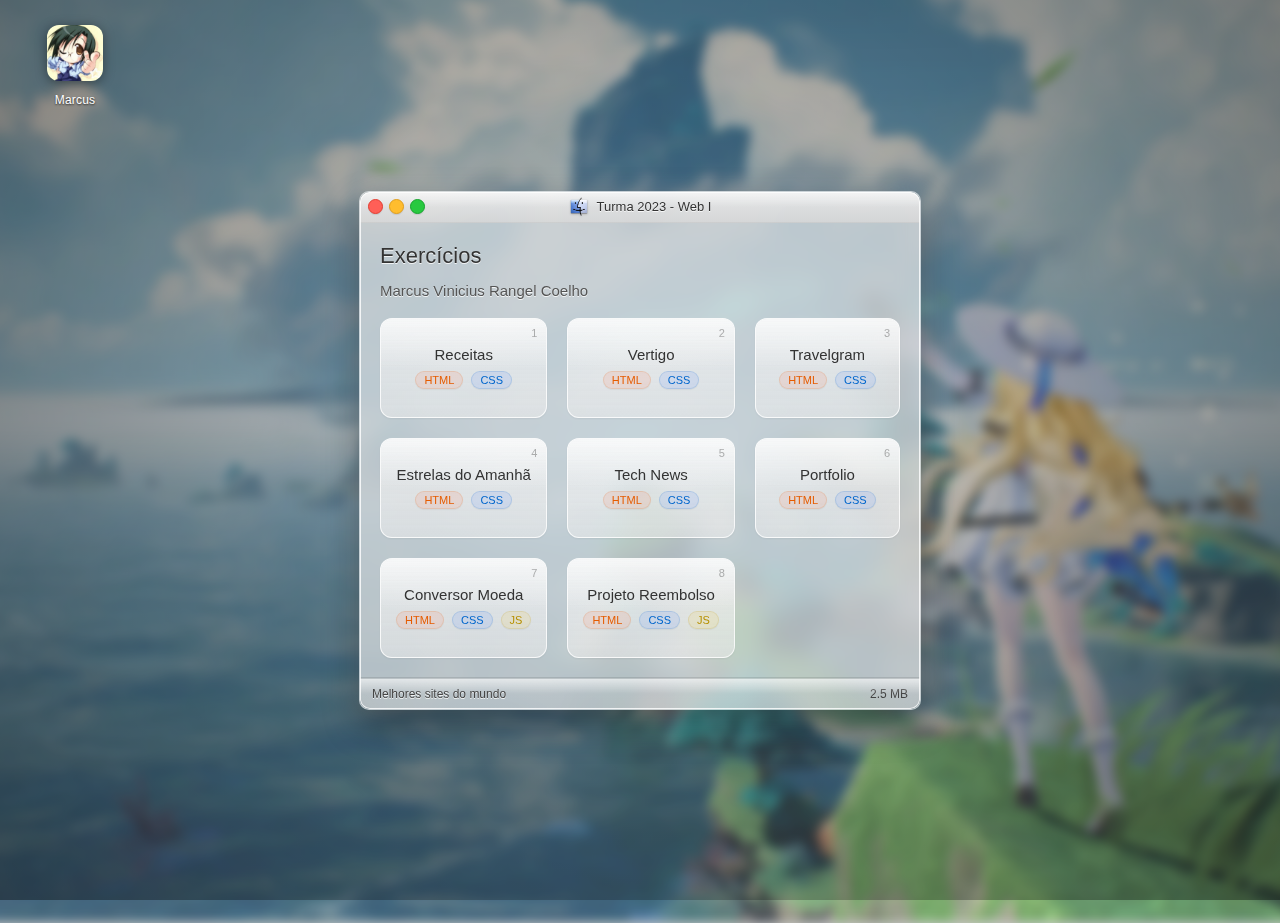
<file: index.html>
<!DOCTYPE html>
<html lang="en">
    <head>
        <meta charset="UTF-8" />
        <meta name="viewport" content="width=device-width, initial-scale=1.0" />
        <title>Web I - Marcus Coelho</title>
        <link rel="stylesheet" href="./assets/glass-effects.css" />
        <link rel="stylesheet" href="./assets/style.css" />
        <link rel="icon" href="./assets/img/finder.webp" type="image/x-icon" />
    </head>

    <body>
        <!-- Ícone do Finder -->
        <a
            href="https://coelhomarcus.com"
            target="_blank"
            class="finder-icon"
            id="profile-icon"
        >
            <img
                src="./assets/img/profile.jpg"
                alt="Profile"
                style="object-fit: cover"
            />
            <span>Marcus</span>
        </a>

        <!-- Janela principal -->
        <div class="macos-window">
            <div class="macos-titlebar">
                <div class="macos-title">
                    <img src="./assets/img/finder.webp" alt="Finder Icon" />
                    Turma 2023 - Web I
                </div>
                <div class="macos-controls">
                    <div class="macos-button macos-close"></div>
                    <div class="macos-button macos-minimize"></div>
                    <div class="macos-button macos-expand"></div>
                </div>
            </div>
            <div class="macos-content">
                <h1>Exercícios</h1>
                <h2>Marcus Vinicius Rangel Coelho</h2>

                <ul>
                    <li>
                        <a
                            href="./exercices/recipe/index.html"
                            target="_blank"
                            class="macos-link"
                        >
                            <div class="project-number">1</div>
                            <div class="card-content">
                                <div class="project-name">Receitas</div>
                                <div class="tech-badges">
                                    <span class="tech-badge html-badge"
                                        >HTML</span
                                    >
                                    <span class="tech-badge css-badge"
                                        >CSS</span
                                    >
                                </div>
                            </div>
                        </a>
                    </li>
                    <li>
                        <a
                            href="./exercices/vertigo/index.html"
                            target="_blank"
                            class="macos-link"
                        >
                            <div class="project-number">2</div>
                            <div class="card-content">
                                <div class="project-name">Vertigo</div>
                                <div class="tech-badges">
                                    <span class="tech-badge html-badge"
                                        >HTML</span
                                    >
                                    <span class="tech-badge css-badge"
                                        >CSS</span
                                    >
                                </div>
                            </div>
                        </a>
                    </li>
                    <li>
                        <a
                            href="./exercices/travelgram/index.html"
                            target="_blank"
                            class="macos-link"
                        >
                            <div class="project-number">3</div>
                            <div class="card-content">
                                <div class="project-name">Travelgram</div>
                                <div class="tech-badges">
                                    <span class="tech-badge html-badge"
                                        >HTML</span
                                    >
                                    <span class="tech-badge css-badge"
                                        >CSS</span
                                    >
                                </div>
                            </div>
                        </a>
                    </li>
                    <li>
                        <a
                            href="./exercices/form-matricula/index.html"
                            target="_blank"
                            class="macos-link"
                        >
                            <div class="project-number">4</div>
                            <div class="card-content">
                                <div class="project-name">
                                    Estrelas do Amanhã
                                </div>
                                <div class="tech-badges">
                                    <span class="tech-badge html-badge"
                                        >HTML</span
                                    >
                                    <span class="tech-badge css-badge"
                                        >CSS</span
                                    >
                                </div>
                            </div>
                        </a>
                    </li>
                    <li>
                        <a
                            href="./exercices/tech-news/index.html"
                            target="_blank"
                            class="macos-link"
                        >
                            <div class="project-number">5</div>
                            <div class="card-content">
                                <div class="project-name">Tech News</div>
                                <div class="tech-badges">
                                    <span class="tech-badge html-badge"
                                        >HTML</span
                                    >
                                    <span class="tech-badge css-badge"
                                        >CSS</span
                                    >
                                </div>
                            </div>
                        </a>
                    </li>
                    <li>
                        <a
                            href="./exercices/portfolio/index.html"
                            target="_blank"
                            class="macos-link"
                        >
                            <div class="project-number">6</div>
                            <div class="card-content">
                                <div class="project-name">Portfolio</div>
                                <div class="tech-badges">
                                    <span class="tech-badge html-badge"
                                        >HTML</span
                                    >
                                    <span class="tech-badge css-badge"
                                        >CSS</span
                                    >
                                </div>
                            </div>
                        </a>
                    </li>
                    <li>
                        <a
                            href="./exercices/conversor-moeda/index.html"
                            target="_blank"
                            class="macos-link"
                        >
                            <div class="project-number">7</div>
                            <div class="card-content">
                                <div class="project-name">Conversor Moeda</div>
                                <div class="tech-badges">
                                    <span class="tech-badge html-badge"
                                        >HTML</span
                                    >
                                    <span class="tech-badge css-badge"
                                        >CSS</span
                                    >
                                    <span class="tech-badge js-badge">JS</span>
                                </div>
                            </div>
                        </a>
                    </li>
                    <li>
                        <a
                            href="./exercices/projeto-reembolso/index.html"
                            target="_blank"
                            class="macos-link"
                        >
                            <div class="project-number">8</div>
                            <div class="card-content">
                                <div class="project-name">
                                    Projeto Reembolso
                                </div>
                                <div class="tech-badges">
                                    <span class="tech-badge html-badge"
                                        >HTML</span
                                    >
                                    <span class="tech-badge css-badge"
                                        >CSS</span
                                    >
                                    <span class="tech-badge js-badge">JS</span>
                                </div>
                            </div>
                        </a>
                    </li>
                </ul>
            </div>

            <div class="dock-bar">
                <div class="status">Melhores sites do mundo</div>
                <div>2.5 MB</div>
            </div>
        </div>
    </body>
</html>
</file>
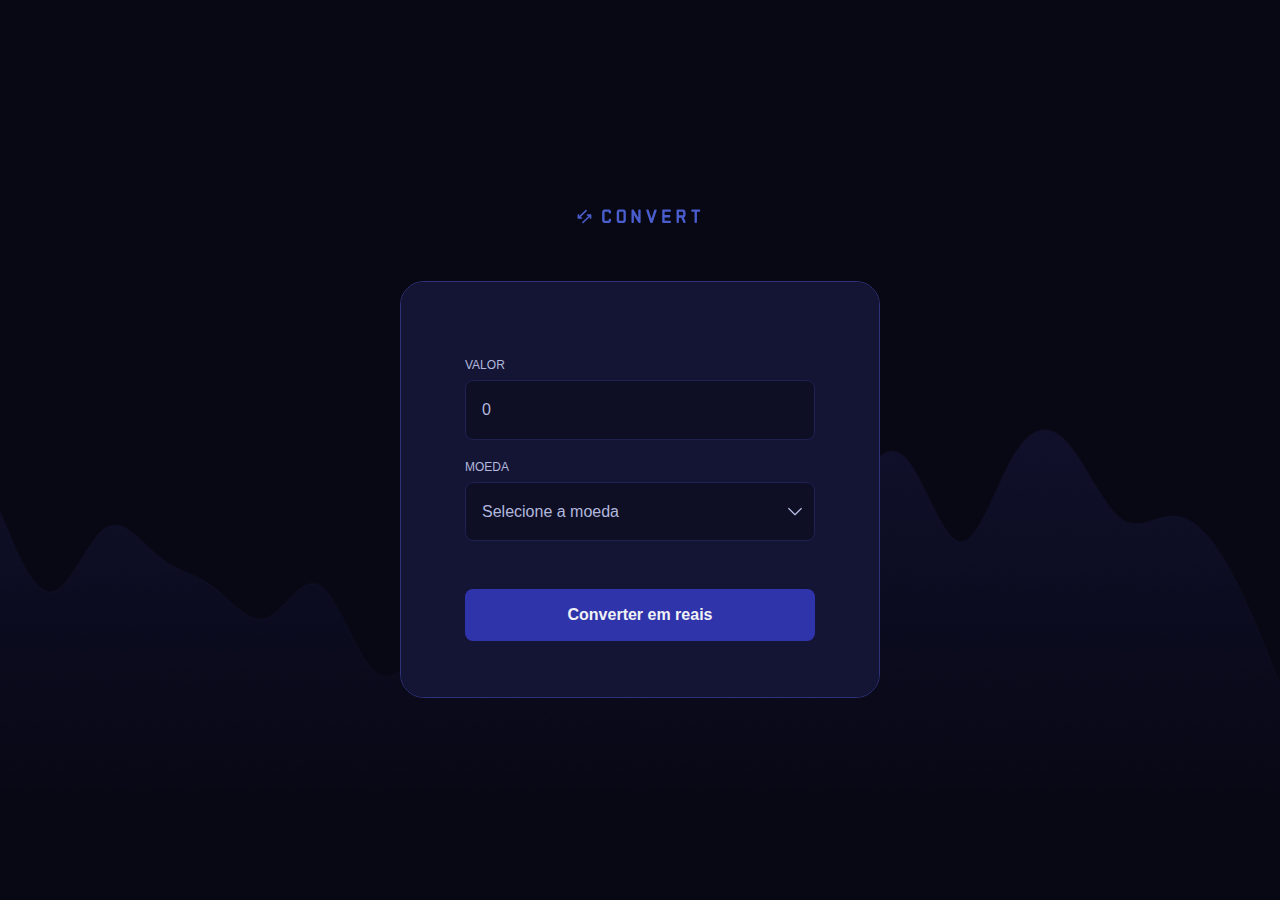
<file: conversor-moeda/index.html>
<!DOCTYPE html>
<html lang="en">

<head>
  <meta charset="UTF-8" />
  <meta name="viewport" content="width=device-width, initial-scale=1.0" />

  <link rel="preconnect" href="https://fonts.googleapis.com" />
  <link rel="preconnect" href="https://fonts.gstatic.com" crossorigin />

  <link href="https://fonts.googleapis.com/css2?family=IBM+Plex+Mono&family=Roboto:wght@400;500;700&display=swap"
    rel="stylesheet" />

  <link rel="stylesheet" href="styles.css" />

  <title>Convert</title>
</head>

<body>
  <img src="./img/logo.svg" alt="Convert logo" />

  <main>
    <form>
      <label for="amount">valor</label>
      <input type="text" name="amount" id="amount" placeholder="0" required />

      <label for="currency">moeda</label>
      <select name="currency" id="currency" required>
        <option value="" disabled selected hidden>Selecione a moeda</option>
        <option value="USD">Dólar Americano</option>
        <option value="EUR">Euro</option>
        <option value="GBP">Libra Esterlina</option>
      </select>

      <button type="submit">Converter em reais</button>
    </form>

    <footer>
      <span id="description">US$ 1 = R$ 4,86</span>
      <h1 id="result">486,00 Reais</h1>
    </footer>
  </main>

  <script src="./script.js"></script>
</body>

</html>
</file>
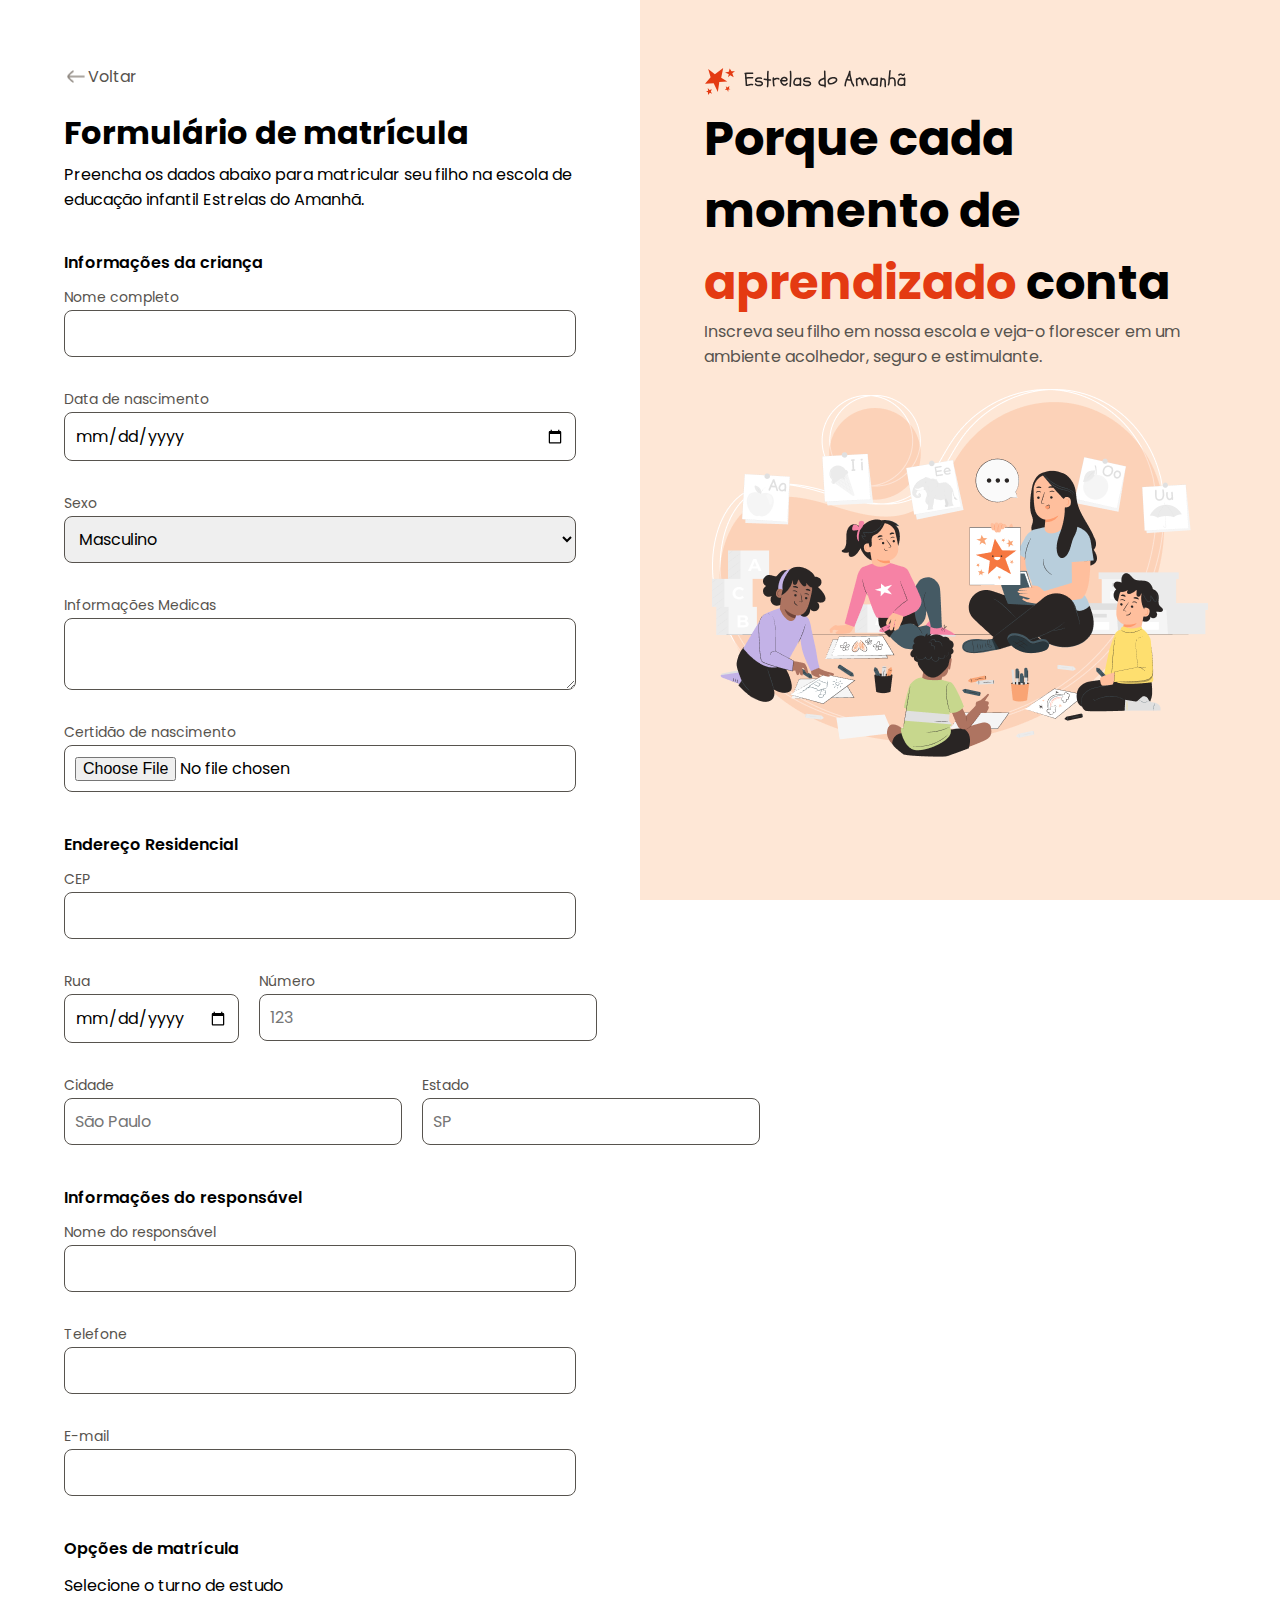
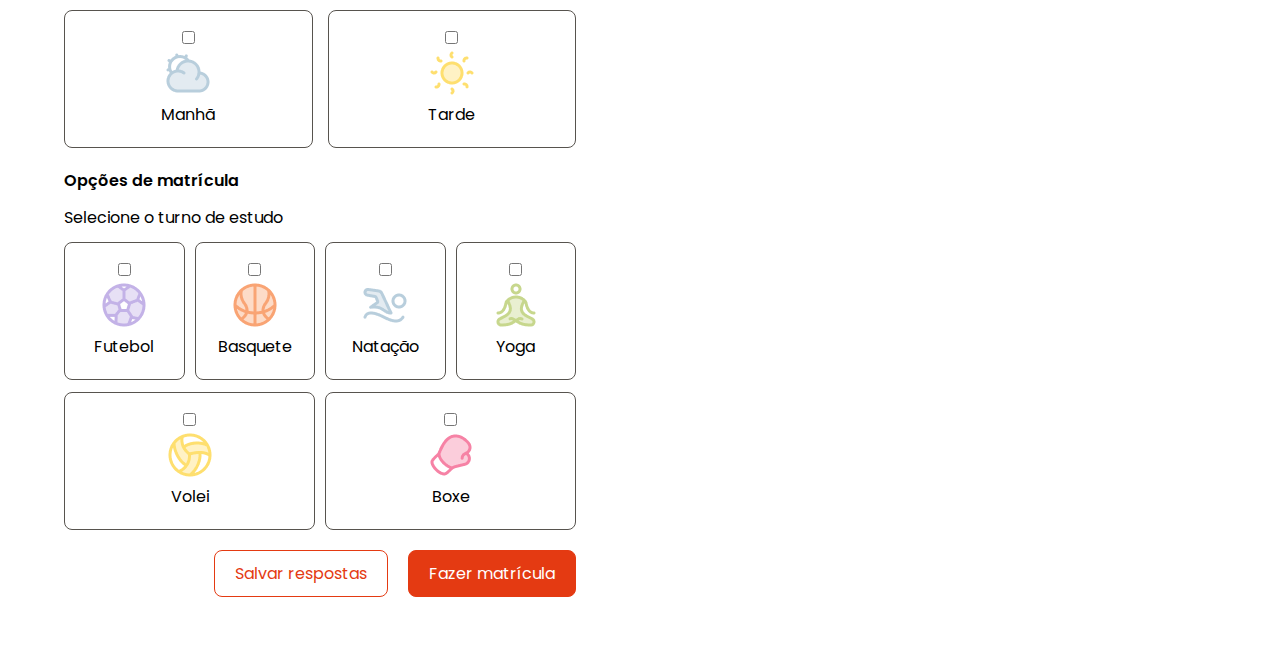
<file: form-matricula/index.html>
<!DOCTYPE html>
<html lang="en">

<head>
    <meta charset="UTF-8">
    <meta name="viewport" content="width=device-width, initial-scale=1.0">
    <title>Formulario de Matricula</title>
    <link rel="stylesheet" href="./style.css">
</head>

<body>
    <div class="container">
        <section class="left">
            <div class="back-button">
                <img src="./assets/arrow-left-02.png" alt="Voltar">
                <p>Voltar</p>
            </div>
            <div class="info">
                <h1>Formulário de matrícula</h1>
                <p>Preencha os dados abaixo para matricular seu filho na escola de educação infantil Estrelas do Amanhã.
                </p>
            </div>
            <div class="input-group">
                <h4>Informações da criança</h4>
                <div class="input-normal">
                    <label for="name">Nome completo</label>
                    <input type="text" name="name" id="name">
                </div>
                <div class="input-normal">
                    <label for="date">Data de nascimento</label>
                    <input type="date" name="date" id="date">
                </div>
                <div class="input-normal">
                    <label for="sexo">Sexo</label>
                    <select name="sexo" id="sexo">
                        <option value="mas">Masculino</option>
                        <option value="fem">Feminino</option>
                        <option value="outros">Outros</option>
                    </select>
                </div>
                <div class="input-normal">
                    <label for="infomed">Informações Medicas</label>
                    <textarea name="infomed" id="infomed"></textarea>
                </div>
                <div class="input-normal">
                    <label for="certnasc">Certidão de nascimento</label>
                    <input type="file" name="certnasc" id="certnasc">
                </div>
            </div>
            <div class="input-group">
                <h4>Endereço Residencial</h4>
                <div class="input-normal">
                    <label for="cep">CEP</label>
                    <input type="text" name="cep" id="cep">
                </div>
                <div class="input-row">
                    <div class="input-normal">
                        <label for="rua">Rua</label>
                        <input type="date" name="rua" id="rua" placeholder="Rua das Flores">
                    </div>
                    <div class="input-normal">
                        <label for="number">Número</label>
                        <input type="text" name="number" id="number" placeholder="123">
                    </div>
                </div>
                <div class="input-row">
                    <div class="input-normal">
                        <label for="cidade">Cidade</label>
                        <input type="text" name="cidade" id="cidade" placeholder="São Paulo">
                    </div>
                    <div class="input-normal">
                        <label for="estado">Estado</label>
                        <input type="text" name="estado" id="estado" placeholder="SP">
                    </div>
                </div>
            </div>
            <div class="input-group">
                <h4>Informações do responsável</h4>
                <div class="input-normal">
                    <label for="name-resp">Nome do responsável</label>
                    <input type="text" name="name-resp" id="name-resp">
                </div>
                <div class="input-normal">
                    <label for="tel-resp">Telefone</label>
                    <input type="tel" name="tel-resp" id="tel-resp">
                </div>
                <div class="input-normal">
                    <label for="email-resp">E-mail</label>
                    <input type="email" name="email-resp" id="email-resp">
                </div>
            </div>
            <div class="input-group">
                <h4>Opções de matrícula</h4>
                <p>Selecione o turno de estudo</p>
                <div class="input-checkbox-group-one">
                    <div class="input-checkbox">
                        <input type="checkbox" name="turno" id="manha">
                        <img src="./assets/sun-cloud-02.png" alt="">
                        <label for="manha">Manhã</label>
                    </div>
                    <div class="input-checkbox">
                        <input type="checkbox" name="turno" id="tarde">
                        <img src="./assets/sun-02.png" alt="">
                        <label for="tarde">Tarde</label>
                    </div>
                </div>
            </div>
            <div class="input-group">
                <h4>Opções de matrícula</h4>
                <p>Selecione o turno de estudo</p>
                <div class="input-checkbox-group-two">
                    <div class="input-checkbox-two">
                        <input type="checkbox" name="turno" id="manha">
                        <img src="./assets/football.png" alt="">
                        <label for="manha">Futebol</label>
                    </div>
                    <div class="input-checkbox-two">
                        <input type="checkbox" name="turno" id="manha">
                        <img src="./assets/basketball-02.png" alt="">
                        <label for="manha">Basquete</label>
                    </div>
                    <div class="input-checkbox-two">
                        <input type="checkbox" name="turno" id="manha">
                        <img src="./assets/swimming.png" alt="">
                        <label for="manha">Natação</label>
                    </div>
                    <div class="input-checkbox-two">
                        <input type="checkbox" name="turno" id="manha">
                        <img src="./assets/yoga-02.png" alt="">
                        <label for="manha">Yoga</label>
                    </div>
                </div>
                <div class="input-checkbox-group-two">

                    <div class="input-checkbox-two">
                        <input type="checkbox" name="turno" id="manha">
                        <img src="./assets/volleyball.png" alt="">
                        <label for="manha">Volei</label>
                    </div>
                    <div class="input-checkbox-two">
                        <input type="checkbox" name="turno" id="manha">
                        <img src="./assets/boxing-glove-01.png" alt="">
                        <label for="manha">Boxe</label>
                    </div>
                </div>

            </div>
            <div class="input-buttons">
                <button class="save-resp">Salvar respostas</button>
                <button class="confirm">Fazer matrícula</button>
            </div>
        </section>
        <section class="right">
            <img src="./assets/star.svg" alt="">
            <h1>Porque cada momento de <span style="color: #E43A12">aprendizado</span> conta</h1>
            <h2>Inscreva seu filho em nossa escola e veja-o florescer em um ambiente acolhedor, seguro e estimulante.
            </h2>
            <div class="Illustration">
                <img src="./assets/Illustration.png" alt="">
            </div>
        </section>
    </div>
</body>

</html>
</file>
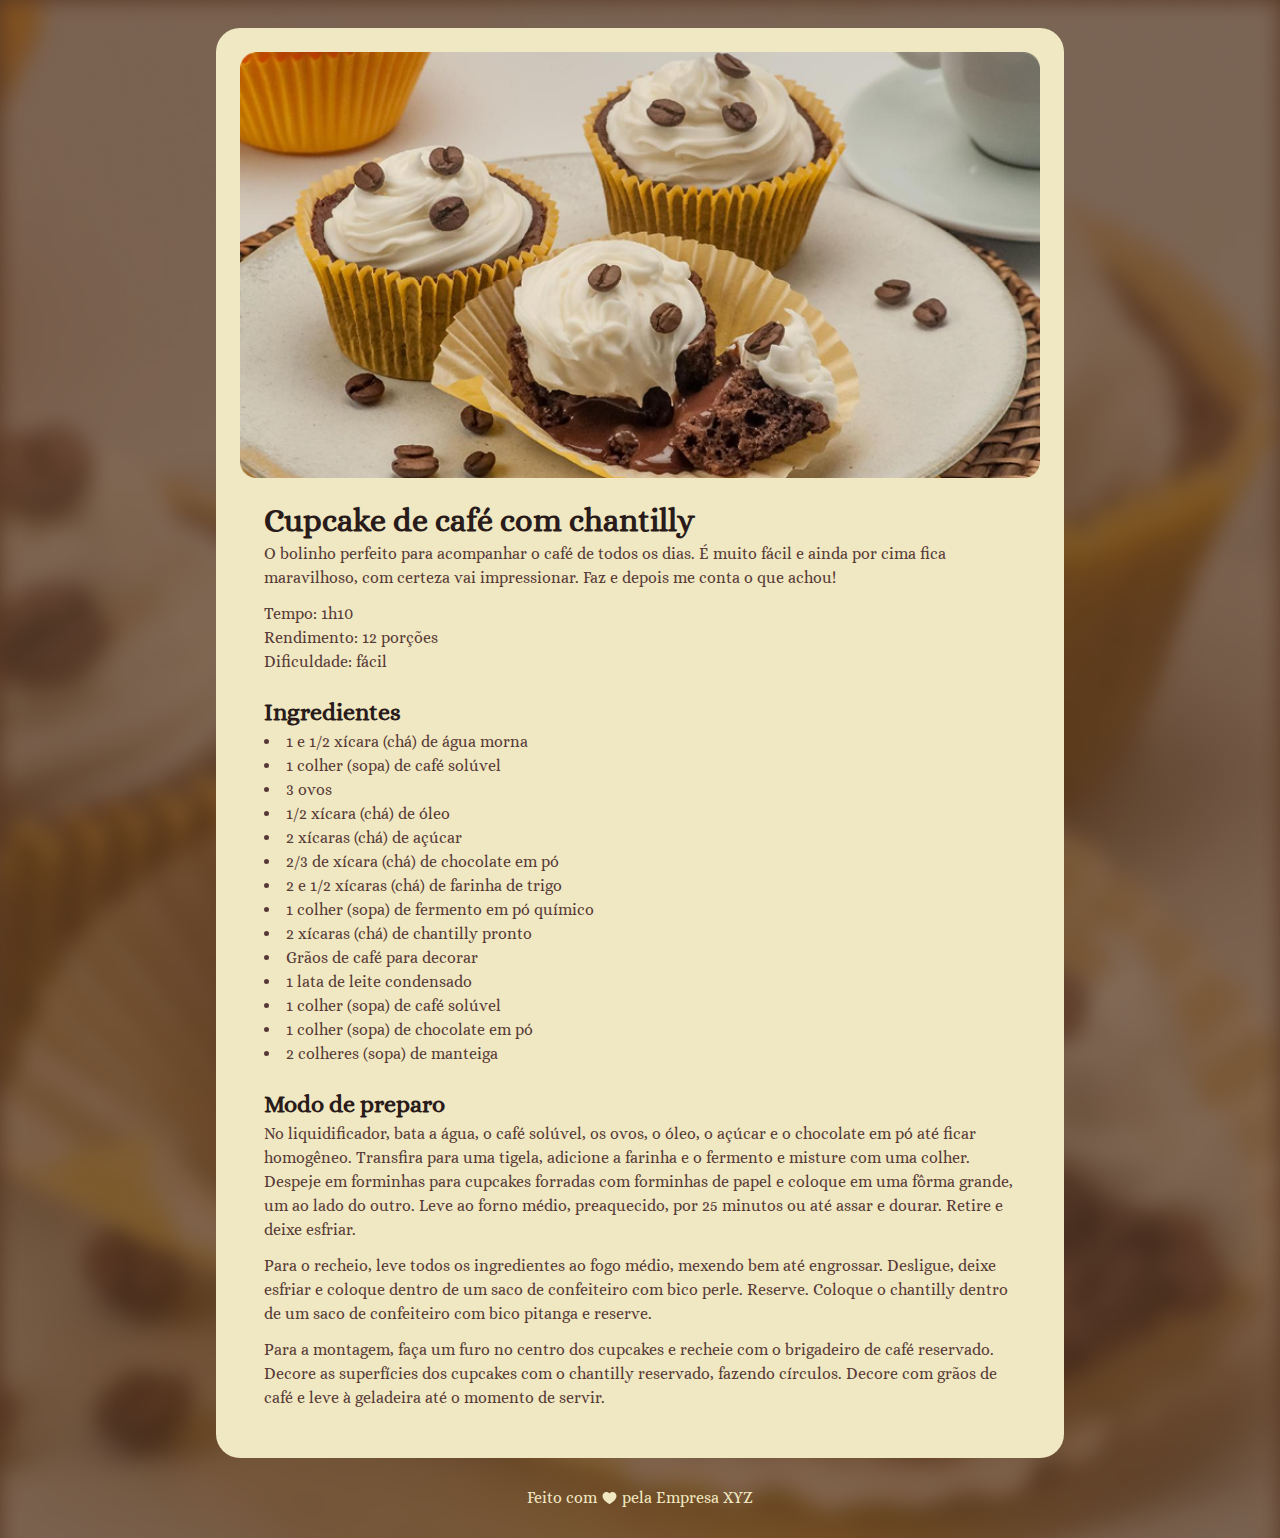
<file: recipe-page/index.html>
<!DOCTYPE html>
<html lang="en">

<head>
    <meta charset="UTF-8">
    <meta name="viewport" content="width=device-width, initial-scale=1.0">
    <title>Cupcake</title>
    <link rel="stylesheet" href="./style.css">
</head>

<body>
    <main>
        <div class="container">
            <img src="./src/main-image.png" alt="Cupcake de café com chantilly">
            <div class="sections">
                <section class="about">
                    <h1 class="text-color-primary">Cupcake de café com chantilly</h1>
                    <div class="about-desc">
                        <p class="text-color-secondary">O bolinho perfeito para acompanhar o café de todos os dias. É
                            muito
                            fácil e ainda por cima fica
                            maravilhoso, com certeza vai impressionar. Faz e depois me conta o que achou!</p>

                        <p class="text-color-secondary">
                            Tempo: 1h10<br />
                            Rendimento: 12 porções<br />
                            Dificuldade: fácil
                        </p>
                    </div>
                </section>
                <section class="ingredientes">
                    <h2 class="text-color-primary">Ingredientes</h2>
                    <ul class="text-color-secondary">
                        <li>1 e 1/2 xícara (chá) de água morna</li>
                        <li>1 colher (sopa) de café solúvel</li>
                        <li>3 ovos</li>
                        <li>1/2 xícara (chá) de óleo</li>
                        <li>2 xícaras (chá) de açúcar</li>
                        <li>2/3 de xícara (chá) de chocolate em pó</li>
                        <li>2 e 1/2 xícaras (chá) de farinha de trigo</li>
                        <li>1 colher (sopa) de fermento em pó químico</li>
                        <li>2 xícaras (chá) de chantilly pronto</li>
                        <li>Grãos de café para decorar</li>
                        <li>1 lata de leite condensado</li>
                        <li>1 colher (sopa) de café solúvel</li>
                        <li>1 colher (sopa) de chocolate em pó</li>
                        <li>2 colheres (sopa) de manteiga</li>
                    </ul>
                </section>
                <section class="preparo">
                    <h2 class="text-color-primary">Modo de preparo</h2>
                    <div class="preparo-desc">
                        <p class="text-color-secondary">No liquidificador, bata a água, o café solúvel, os ovos, o óleo,
                            o
                            açúcar e o chocolate em pó até
                            ficar
                            homogêneo. Transfira para uma tigela, adicione a farinha e o fermento e misture com uma
                            colher.
                            Despeje
                            em forminhas para cupcakes forradas com forminhas de papel e coloque em uma fôrma grande, um
                            ao
                            lado
                            do
                            outro. Leve ao forno médio, preaquecido, por 25 minutos ou até assar e dourar. Retire e
                            deixe
                            esfriar.
                        </p>
                        <p class="text-color-secondary">Para o recheio, leve todos os ingredientes ao fogo médio,
                            mexendo
                            bem até engrossar. Desligue,
                            deixe
                            esfriar e coloque dentro de um saco de confeiteiro com bico perle. Reserve. Coloque o
                            chantilly
                            dentro
                            de um saco de confeiteiro com bico pitanga e reserve. </p>
                        <p class="text-color-secondary">Para a montagem, faça um furo no centro dos cupcakes e recheie
                            com o
                            brigadeiro de café
                            reservado.
                            Decore
                            as superfícies dos cupcakes com o chantilly reservado, fazendo círculos. Decore com grãos de
                            café e
                            leve
                            à geladeira até o momento de servir.</p>
                    </div>
                </section>
            </div>
        </div>
    </main>
    <footer>
        <p>Feito com <img src="./src/ph_heart-fill.svg" alt="Coração"> pela Empresa XYZ</p>
    </footer>
</body>

</html>
</file>
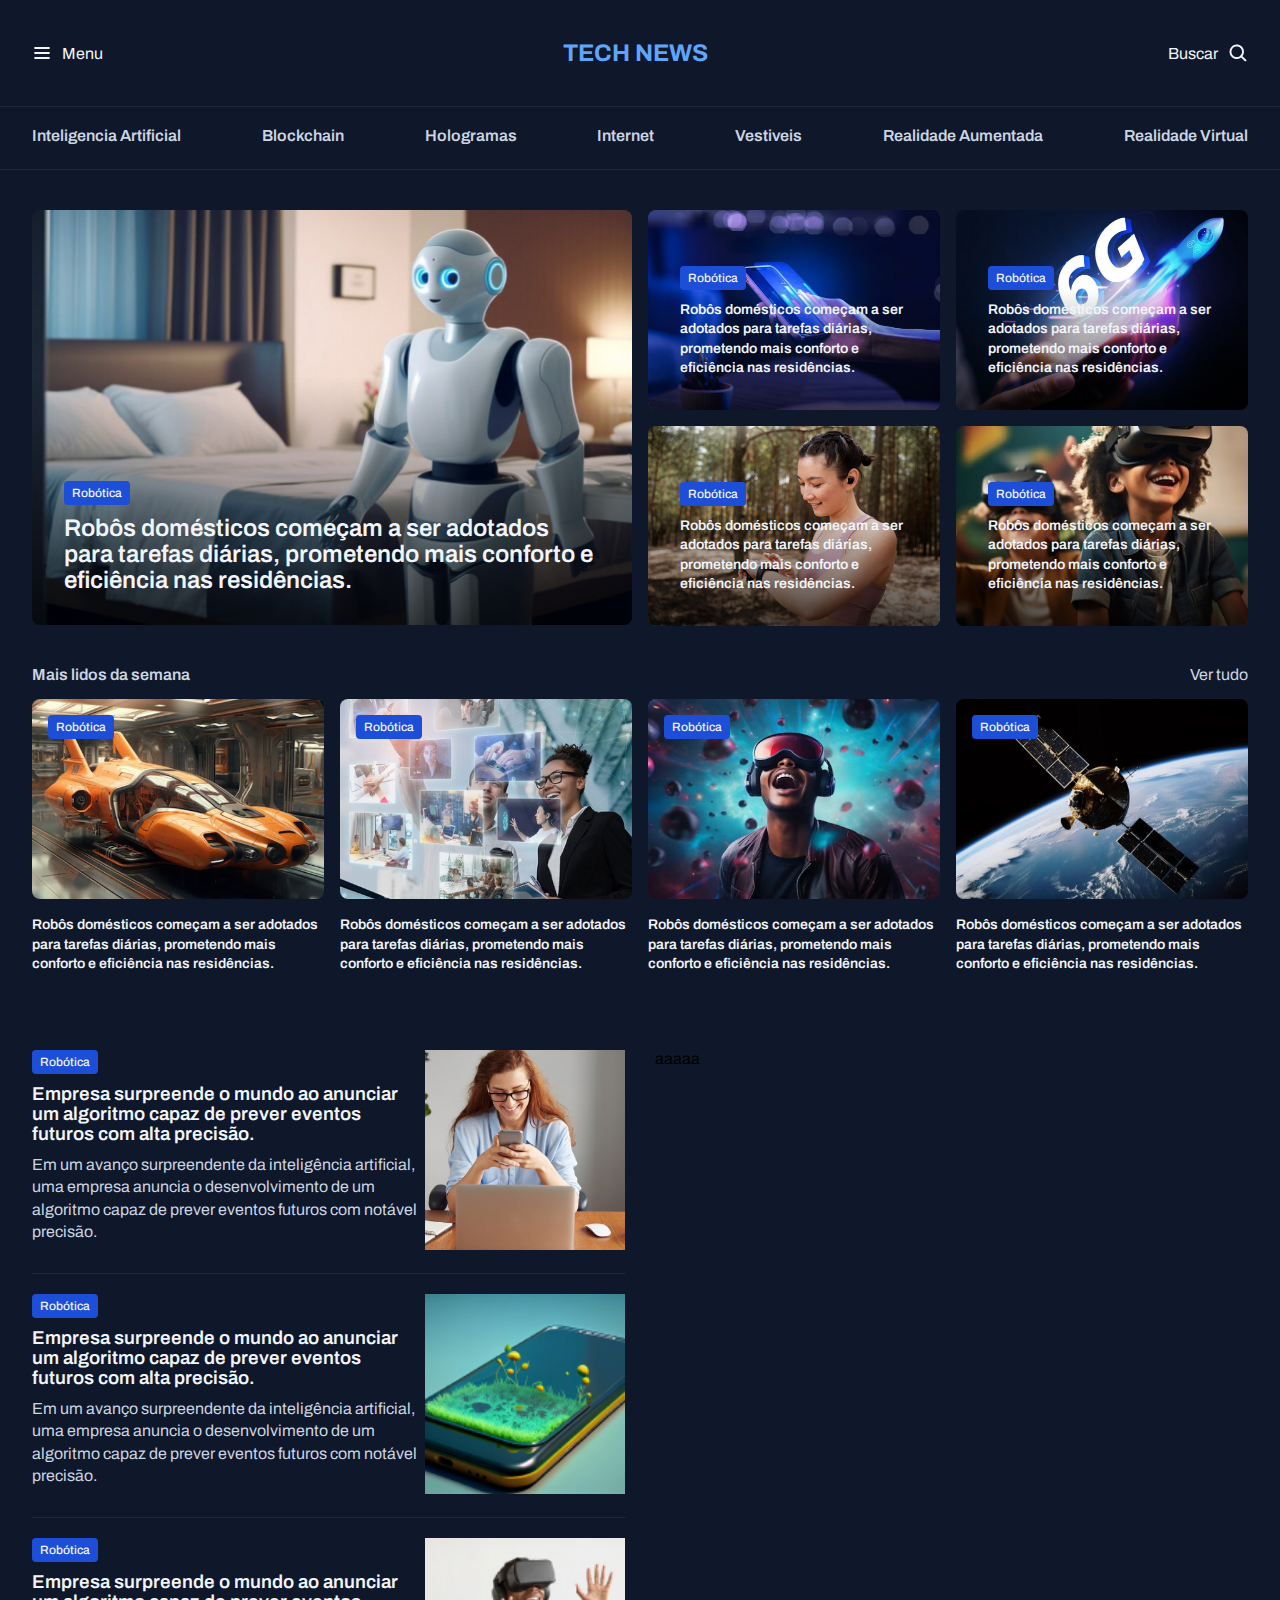
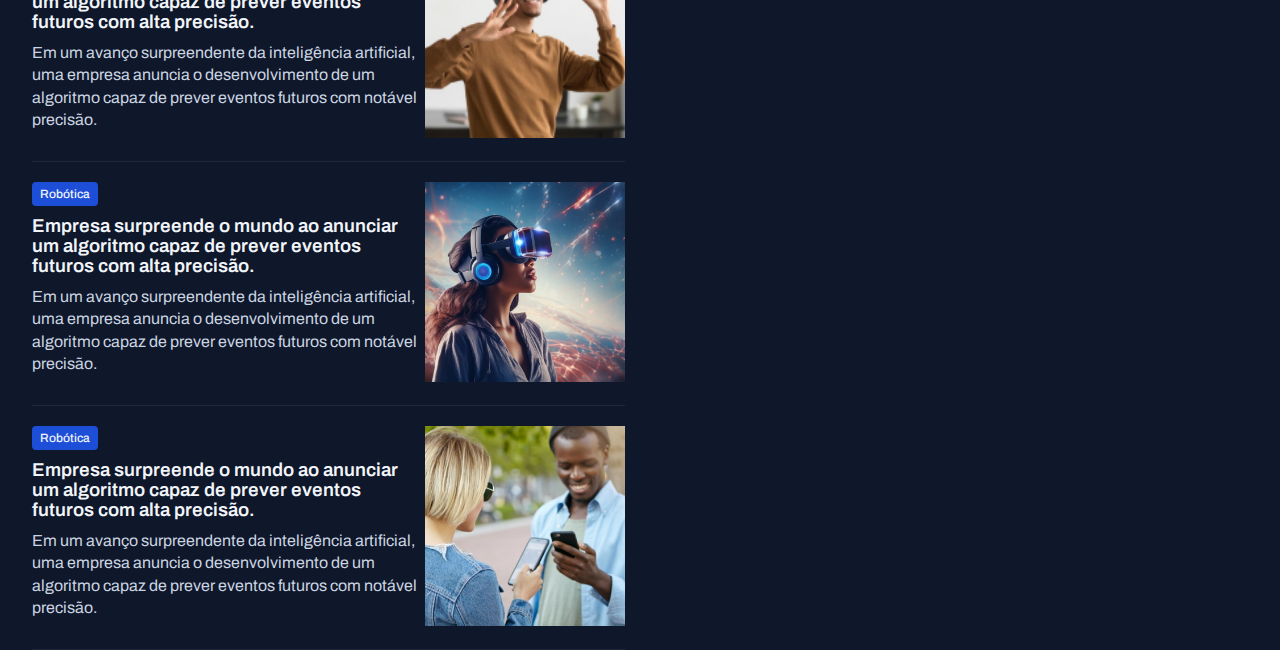
<file: tech-news/index.html>
<!DOCTYPE html>
<html lang="pt-BR">

<head>
    <meta charset="UTF-8">
    <meta name="viewport" content="width=device-width, initial-scale=1.0">
    <title>Tech News</title>
    <link rel="stylesheet" href="./style.css">
</head>

<body>
    <header class="site-header">
        <div class="header-top">
            <div class="header-top-menu">
                <img src="./assets/List.svg" alt="Menu icon">
                <p>Menu</p>
            </div>
            <h1 class="site-title">TECH NEWS</h1>
            <div class="header-top-menu">
                <p>Buscar</p>
                <img src="./assets/MagnifyingGlass.svg" alt="Search icon">
            </div>
        </div>
        <nav class="header-bottom">
            <ul class="category-list">
                <li>
                    <a href="#">Inteligencia Artificial</a>
                </li>
                <li>
                    <a href="#">Blockchain</a>
                </li>
                <li>
                    <a href="#">Hologramas</a>
                </li>
                <li>
                    <a href="#">Internet</a>
                </li>
                <li>
                    <a href="#">Vestiveis</a>
                </li>
                <li>
                    <a href="#">Realidade Aumentada</a>
                </li>
                <li>
                    <a href="#">Realidade Virtual</a>
                </li>
            </ul>
        </nav>
    </header>
    <main>
        <section class="featured-section">
            <div class="featured-card">
                <img src="./assets/Image 01.png" class="card-image" alt="Robôs domésticos">
                <div class="card-content">
                    <span class="category-badge">Robótica</span>
                    <h2 class="card-title">Robôs domésticos começam a ser adotados para tarefas diárias, prometendo mais
                        conforto e eficiência nas residências.</h2>
                </div>
            </div>
            <div class="secondary-cards">
                <div class="secondary-card">
                    <img src="./assets/Image 02.png" class="card-image" alt="Robôs domésticos">
                    <div class="card-content">
                        <span class="category-badge">Robótica</span>
                        <h3 class="card-title">Robôs domésticos começam a ser adotados para tarefas diárias, prometendo
                            mais conforto e eficiência nas residências.</h3>
                    </div>
                </div>
                <div class="secondary-card">
                    <img src="./assets/Image 03.png" class="card-image" alt="Robôs domésticos">
                    <div class="card-content">
                        <span class="category-badge">Robótica</span>
                        <h3 class="card-title">Robôs domésticos começam a ser adotados para tarefas diárias, prometendo
                            mais conforto e eficiência nas residências.</h3>
                    </div>
                </div>
                <div class="secondary-card">
                    <img src="./assets/Image 04.png" class="card-image" alt="Robôs domésticos">
                    <div class="card-content">
                        <span class="category-badge">Robótica</span>
                        <h3 class="card-title">Robôs domésticos começam a ser adotados para tarefas diárias, prometendo
                            mais conforto e eficiência nas residências.</h3>
                    </div>
                </div>
                <div class="secondary-card">
                    <img src="./assets/Image 05.png" class="card-image" alt="Robôs domésticos">
                    <div class="card-content">
                        <span class="category-badge">Robótica</span>
                        <h3 class="card-title">Robôs domésticos começam a ser adotados para tarefas diárias, prometendo
                            mais conforto e eficiência nas residências.</h3>
                    </div>
                </div>
            </div>
        </section>
        <section class="popular-section">
            <div class="section-header">
                <h2 class="section-title">Mais lidos da semana</h2>
                <a href="#" class="view-all">Ver tudo</a>
            </div>
            <div class="popular-cards">
                <div class="popular-card">
                    <img src="./assets/Image 06.png" class="card-image" alt="Robôs domésticos">
                    <div class="card-content">
                        <span class="category-badge">Robótica</span>
                        <h3 class="card-title">Robôs domésticos começam a ser adotados para tarefas diárias, prometendo
                            mais conforto e eficiência nas residências.</h3>
                    </div>
                </div>
                <div class="popular-card">
                    <img src="./assets/Image 07.png" class="card-image" alt="Robôs domésticos">
                    <div class="card-content">
                        <span class="category-badge">Robótica</span>
                        <h3 class="card-title">Robôs domésticos começam a ser adotados para tarefas diárias, prometendo
                            mais conforto e eficiência nas residências.</h3>
                    </div>
                </div>
                <div class="popular-card">
                    <img src="./assets/Image 08.png" class="card-image" alt="Robôs domésticos">
                    <div class="card-content">
                        <span class="category-badge">Robótica</span>
                        <h3 class="card-title">Robôs domésticos começam a ser adotados para tarefas diárias, prometendo
                            mais conforto e eficiência nas residências.</h3>
                    </div>
                </div>
                <div class="popular-card">
                    <img src="./assets/Image 09.png" class="card-image" alt="Robôs domésticos">
                    <div class="card-content">
                        <span class="category-badge">Robótica</span>
                        <h3 class="card-title">Robôs domésticos começam a ser adotados para tarefas diárias, prometendo
                            mais conforto e eficiência nas residências.</h3>
                    </div>
                </div>
            </div>
        </section>
        <div class="final-section">
            <section class="ia-section">
                <div class="ia-cards">
                    <div class="ia-content">
                        <span class="category-badge">Robótica</span>
                        <h3 class="card-title">Empresa surpreende o mundo ao anunciar um algoritmo capaz de prever
                            eventos
                            futuros com alta precisão.</h3>
                        <p class="card-description">
                            Em um avanço surpreendente da inteligência artificial, uma empresa anuncia o desenvolvimento
                            de
                            um
                            algoritmo capaz de prever eventos futuros com notável precisão.
                        </p>
                    </div>
                    <div>
                        <img src="./assets/Image 13.png" class="ia-img" alt="">
                    </div>
                </div>
                <div class="ia-cards">
                    <div class="ia-content">
                        <span class="category-badge">Robótica</span>
                        <h3 class="card-title">Empresa surpreende o mundo ao anunciar um algoritmo capaz de prever
                            eventos
                            futuros com alta precisão.</h3>
                        <p class="card-description">
                            Em um avanço surpreendente da inteligência artificial, uma empresa anuncia o desenvolvimento
                            de
                            um
                            algoritmo capaz de prever eventos futuros com notável precisão.
                        </p>
                    </div>
                    <div>
                        <img src="./assets/Image 14.png" class="ia-img" alt="">
                    </div>
                </div>
                <div class="ia-cards">
                    <div class="ia-content">
                        <span class="category-badge">Robótica</span>
                        <h3 class="card-title">Empresa surpreende o mundo ao anunciar um algoritmo capaz de prever
                            eventos
                            futuros com alta precisão.</h3>
                        <p class="card-description">
                            Em um avanço surpreendente da inteligência artificial, uma empresa anuncia o desenvolvimento
                            de
                            um
                            algoritmo capaz de prever eventos futuros com notável precisão.
                        </p>
                    </div>
                    <div>
                        <img src="./assets/Image 15.png" class="ia-img" alt="">
                    </div>
                </div>
                <div class="ia-cards">
                    <div class="ia-content">
                        <span class="category-badge">Robótica</span>
                        <h3 class="card-title">Empresa surpreende o mundo ao anunciar um algoritmo capaz de prever
                            eventos
                            futuros com alta precisão.</h3>
                        <p class="card-description">
                            Em um avanço surpreendente da inteligência artificial, uma empresa anuncia o desenvolvimento
                            de
                            um
                            algoritmo capaz de prever eventos futuros com notável precisão.
                        </p>
                    </div>
                    <div>
                        <img src="./assets/Image 10.png" class="ia-img" alt="">
                    </div>
                </div>
                <div class="ia-cards">
                    <div class="ia-content">
                        <span class="category-badge">Robótica</span>
                        <h3 class="card-title">Empresa surpreende o mundo ao anunciar um algoritmo capaz de prever
                            eventos
                            futuros com alta precisão.</h3>
                        <p class="card-description">
                            Em um avanço surpreendente da inteligência artificial, uma empresa anuncia o desenvolvimento
                            de
                            um
                            algoritmo capaz de prever eventos futuros com notável precisão.
                        </p>
                    </div>
                    <div>
                        <img src="./assets/Image 11.png" class="ia-img" alt="">
                    </div>
                </div>
            </section>
            <section>
                aaaaa
            </section>
        </div>
    </main>
</body>

</html>
</file>
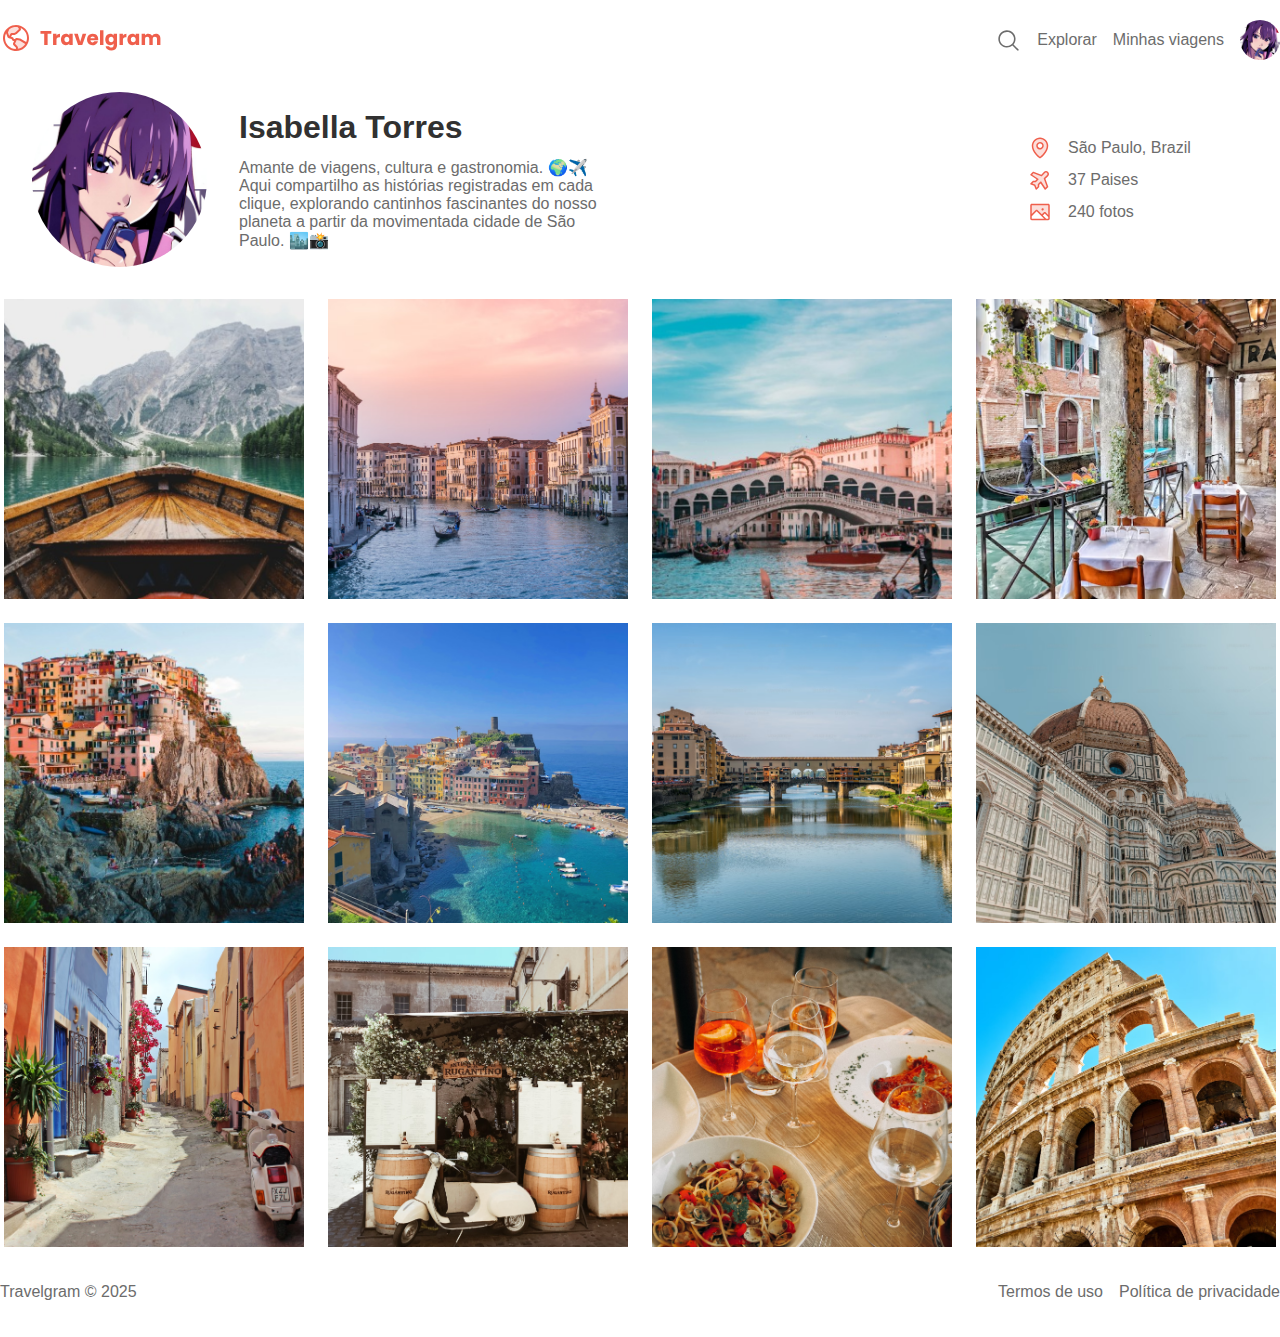
<file: travelgram-page/index.html>
<!DOCTYPE html>
<html lang="en">

<head>
    <meta charset="UTF-8">
    <meta name="viewport" content="width=device-width, initial-scale=1.0">
    <title>Travelgram</title>
    <link rel="stylesheet" href="./style.css">
</head>

<body>
    <div class="container">
        <header>
            <div>
                <img src="./assets/Logo.svg" alt="Logo Travelgram">
            </div>
            <nav class="navbar">
                <img class="search" src="./assets/MagnifyingGlass.svg" alt="Icone de Pesquisa">
                <a href="#">Explorar</a>
                <a href="#">Minhas viagens</a>
                <img class="profile" src="./assets/user.png" alt="Perfil do Usuário">
            </nav>
        </header>
        <main>
            <div class="main-left">
                <img class="profile" src="./assets/user.png" alt="Foto do Usuário">
                <div class="profile-info">
                    <h1>Isabella Torres</h1>
                    <p>Amante de viagens, cultura e gastronomia. 🌍✈️<br /> Aqui compartilho as histórias registradas em
                        cada
                        clique, explorando cantinhos fascinantes do nosso planeta a partir da movimentada cidade de São
                        Paulo. 🏙️📸</p>
                </div>
            </div>
            <div class="main-right">
                <div class="item">
                    <img src="./assets/MapPin.svg" alt="">
                    <p>São Paulo, Brazil</p>
                </div>
                <div class="item">
                    <img src="./assets/AirplaneTilt.svg" alt="">
                    <p>37 Paises</p>
                </div>
                <div class="item">
                    <img src="./assets/Image.svg" alt="">
                    <p>240 fotos</p>
                </div>
            </div>
        </main>
        <section>
            <div class="images">
                <img src="./assets/Image 01.png" alt="">
                <img src="./assets/Image 02.png" alt="">
                <img src="./assets/Image 03.png" alt="">
                <img src="./assets/Image 04.png" alt="">
                <img src="./assets/Image 05.png" alt="">
                <img src="./assets/Image 06.png" alt="">
                <img src="./assets/Image 07.png" alt="">
                <img src="./assets/Image 08.png" alt="">
                <img src="./assets/Image 09.png" alt="">
                <img src="./assets/Image 10.png" alt="">
                <img src="./assets/Image 11.png" alt="">
                <img src="./assets/Image 12.png" alt="">
            </div>
        </section>
        <footer>
            <div>
                <p>Travelgram &copy; 2025</p>
            </div>
            <div class="footer-links">
                <a href="#">Termos de uso</a>
                <a href="#">Política de privacidade</a>
            </div>
        </footer>
    </div>
</body>

</html>
</file>
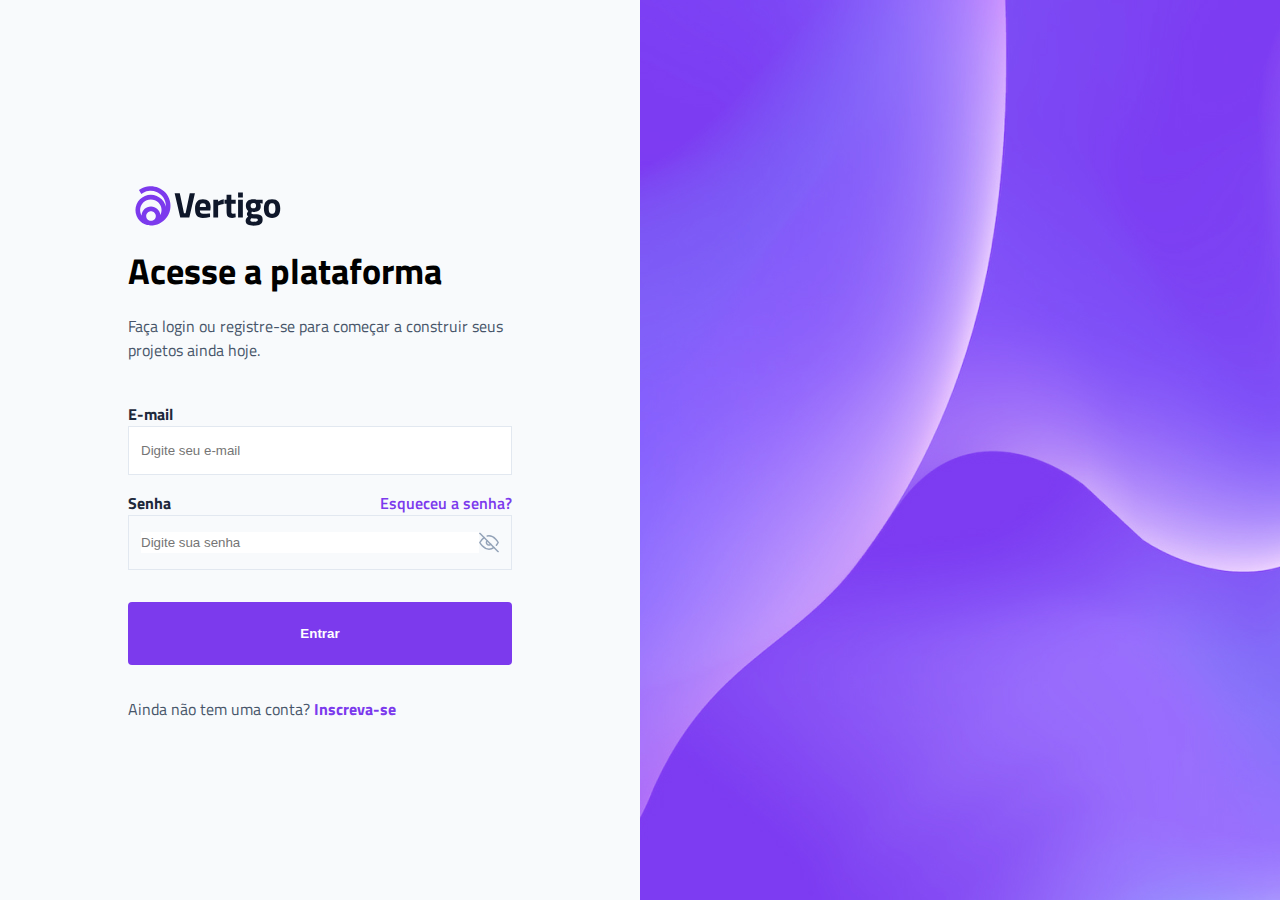
<file: vertigo-page/index.html>
<!DOCTYPE html>
<html lang="en">
<head>
    <meta charset="UTF-8">
    <meta name="viewport" content="width=device-width, initial-scale=1.0">
    <title>Vertigo</title>
    <link rel="stylesheet" href="./style.css">
</head>
<body>
    <main class="content">
        <section class="form-sec">
            <img class="logo" src="./assets/logo.svg" alt="Logo Vertigo">
           <div class="info">
            <div class="title">
                <h1>Acesse a plataforma</h1>
                <p>Faça login ou registre-se para começar a construir seus projetos ainda hoje.</p>
            </div>
           <div class="form">
            <div class="inputs">
                <div class="input">
                    <label for="email">E-mail</label>
                    <input class="email-input" type="email" name="email" id="email" placeholder="Digite seu e-mail">
                </div>
                <div class="input">
                    <span class="senha"><label for="senha">Senha</label> <a href="#">Esqueceu a senha?</a></span>
                    <span class="senha-input"><input type="password" name="senha" id="senha" placeholder="Digite sua senha"> <img src="./assets/eye-off.svg" alt=""></span>
                </div>
            </div>
            <button>Entrar</button>
            <p class="register">Ainda não tem uma conta? <a href="#">Inscreva-se</a></p>
           </div>
           </div>
        </section>
        <section class="bg"></section>
    </main>
</body>
</html>
</file>
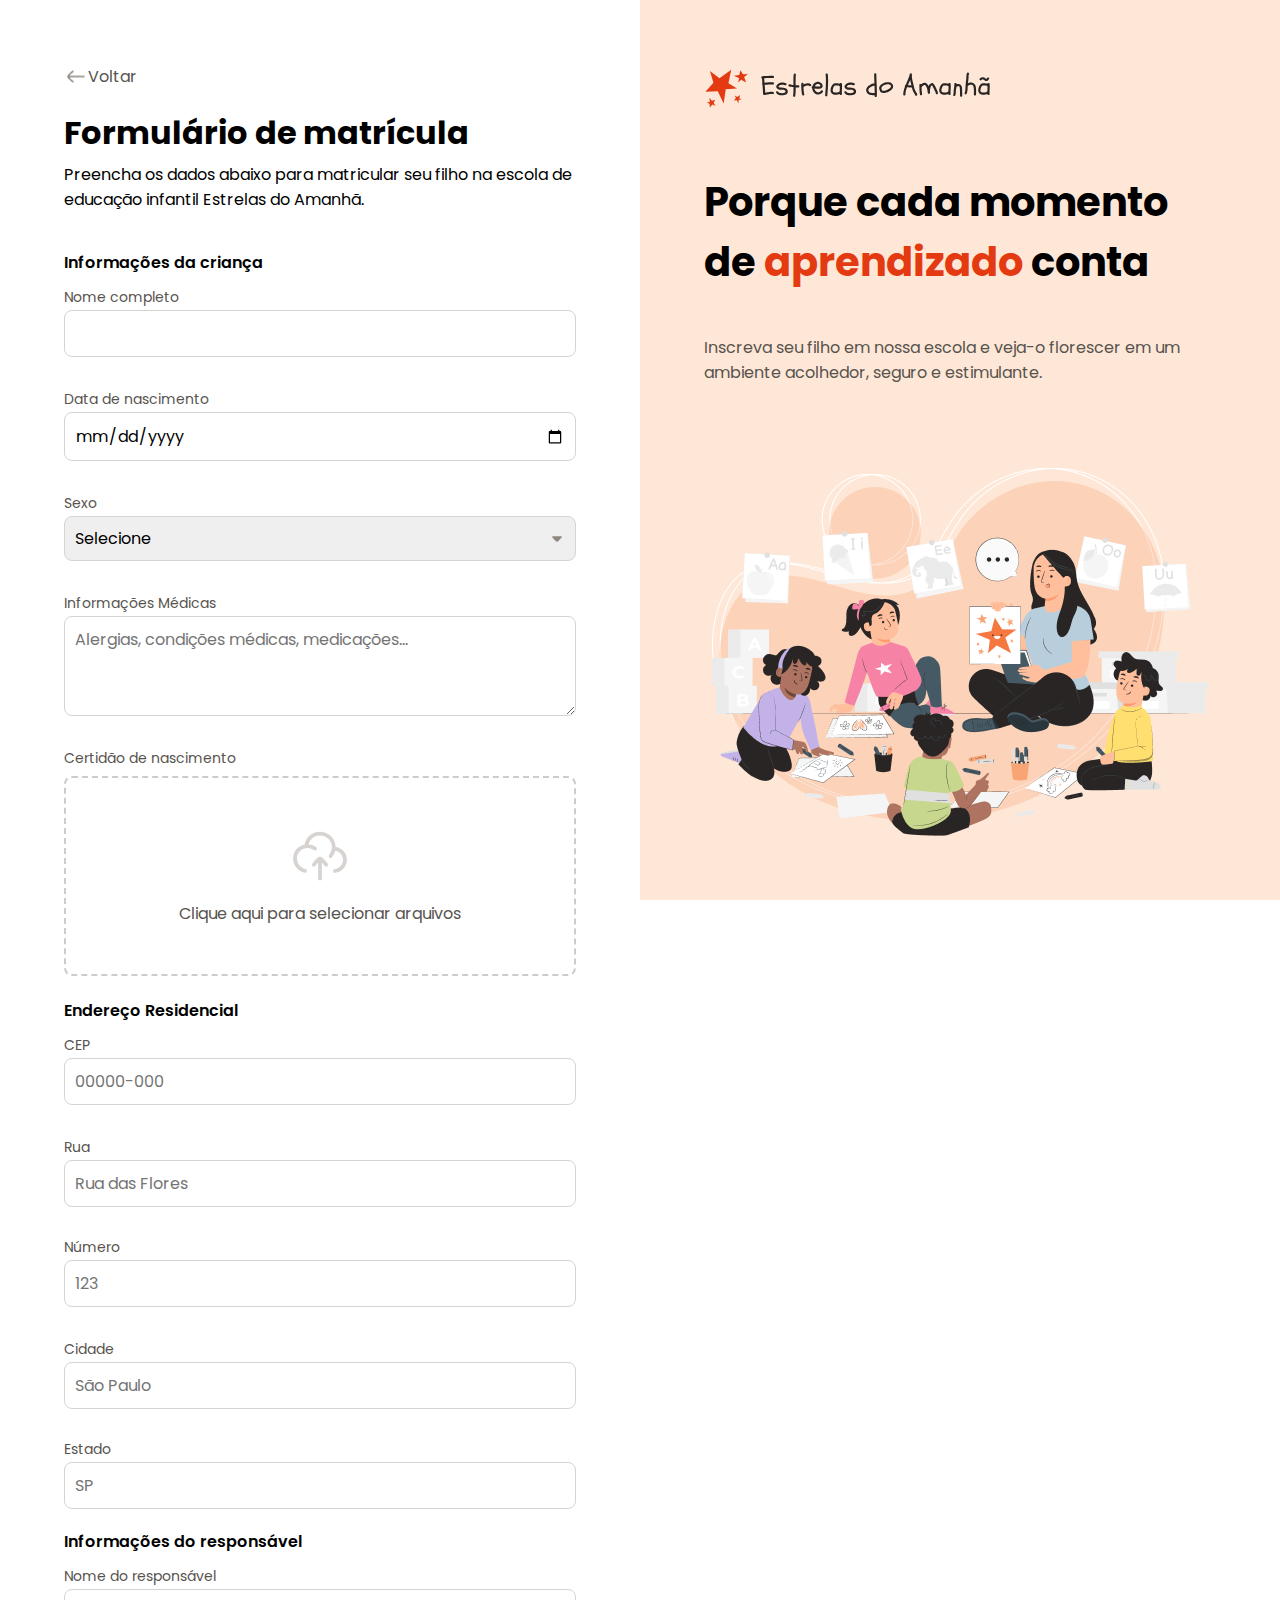
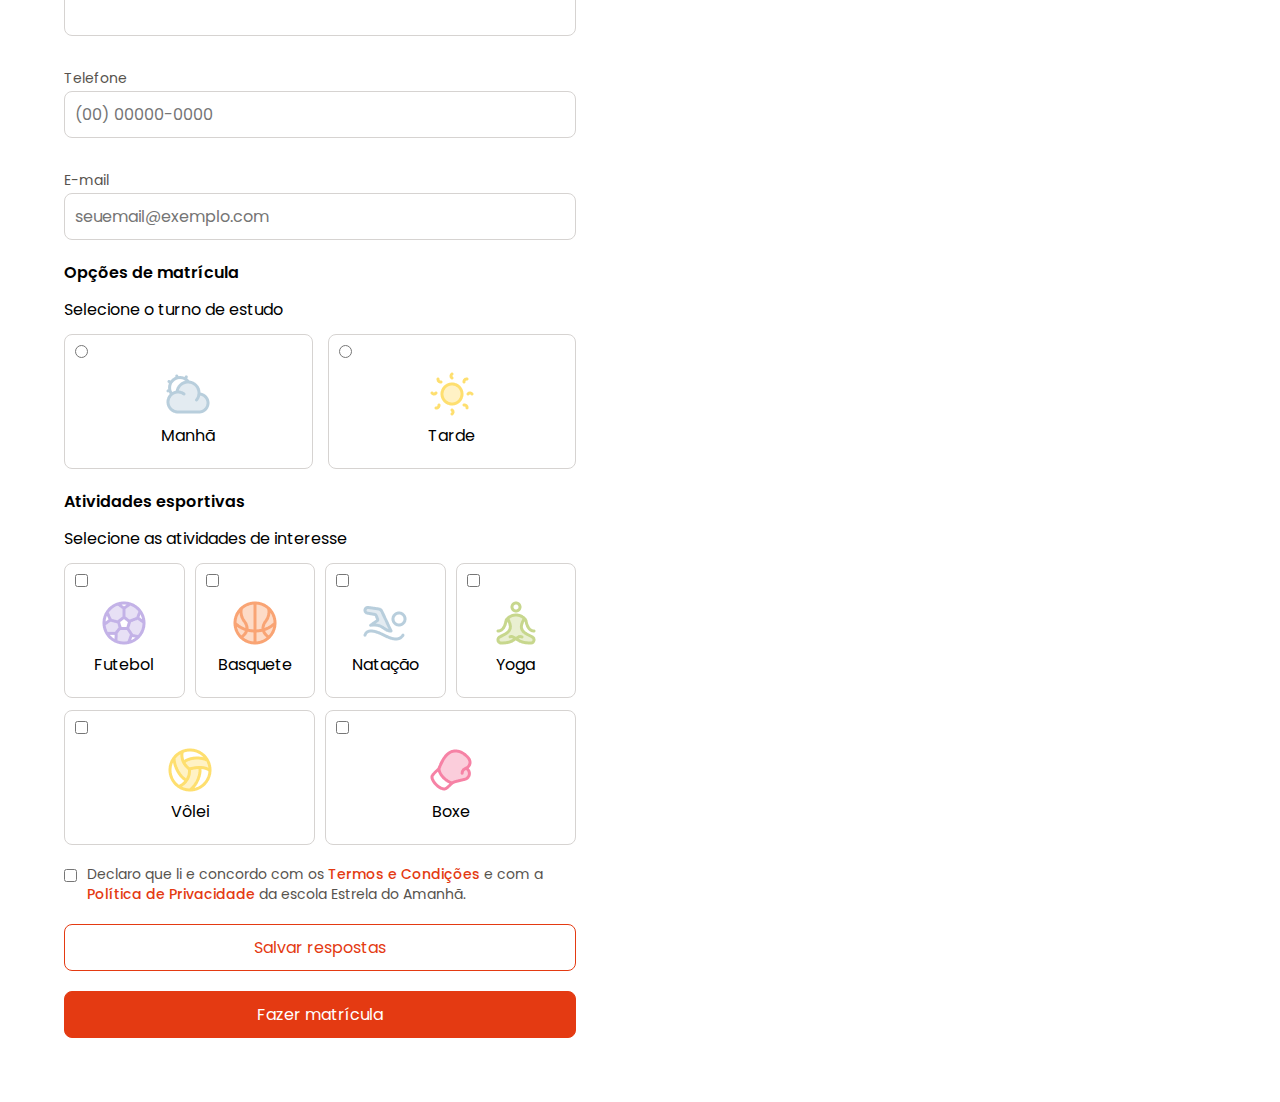
<file: exercices/form-matricula/index.html>
<!DOCTYPE html>
<html lang="pt-BR">
  <head>
    <meta charset="UTF-8" />
    <meta name="viewport" content="width=device-width, initial-scale=1.0" />
    <title>Formulário de Matrícula - Estrelas do Amanhã</title>
    <link rel="stylesheet" href="./style.css" />
  </head>

  <body>
    <div class="container">
      <section class="left">
        <div class="back-button">
          <img src="./assets/arrow-left-02.png" alt="Seta para voltar" />
          <p>Voltar</p>
        </div>

        <div class="info">
          <h1>Formulário de matrícula</h1>
          <p>
            Preencha os dados abaixo para matricular seu filho na escola de
            educação infantil Estrelas do Amanhã.
          </p>
        </div>

        <form id="matricula-form" action="#" method="post">
          <div class="input-group">
            <h4>Informações da criança</h4>

            <div class="input-normal">
              <label for="name">Nome completo</label>
              <input type="text" name="name" id="name" required />
            </div>

            <div class="input-normal">
              <label for="date">Data de nascimento</label>
              <input type="date" name="date" id="date" required />
            </div>

            <div class="input-normal">
              <label for="sexo">Sexo</label>
              <select name="sexo" id="sexo" required>
                <option value="">Selecione</option>
                <option value="mas">Masculino</option>
                <option value="fem">Feminino</option>
                <option value="outros">Outros</option>
              </select>
            </div>

            <div class="input-normal">
              <label for="infomed">Informações Médicas</label>
              <textarea
                name="infomed"
                id="infomed"
                placeholder="Alergias, condições médicas, medicações..."
              ></textarea>
            </div>

            <div class="input-normal">
              <label for="certnasc">Certidão de nascimento</label>
              <label for="certnasc" class="file-upload-container">
                <input
                  type="file"
                  name="certnasc"
                  id="certnasc"
                  class="file-input"
                  required
                />
                <div class="file-upload-placeholder">
                  <img src="./assets/cloud-upload.svg" alt="Ícone de upload" />
                  <p>Clique aqui para selecionar arquivos</p>
                </div>
              </label>
            </div>
          </div>

          <div class="input-group">
            <h4>Endereço Residencial</h4>

            <div class="input-normal">
              <label for="cep">CEP</label>
              <input
                type="text"
                name="cep"
                id="cep"
                placeholder="00000-000"
                required
              />
            </div>

            <div class="input-row">
              <div class="input-normal">
                <label for="rua">Rua</label>
                <input
                  type="text"
                  name="rua"
                  id="rua"
                  placeholder="Rua das Flores"
                  required
                />
              </div>
              <div class="input-normal">
                <label for="number">Número</label>
                <input
                  type="text"
                  name="number"
                  id="number"
                  placeholder="123"
                  required
                />
              </div>
            </div>

            <div class="input-row">
              <div class="input-normal">
                <label for="cidade">Cidade</label>
                <input
                  type="text"
                  name="cidade"
                  id="cidade"
                  placeholder="São Paulo"
                  required
                />
              </div>
              <div class="input-normal">
                <label for="estado">Estado</label>
                <input
                  type="text"
                  name="estado"
                  id="estado"
                  placeholder="SP"
                  required
                />
              </div>
            </div>
          </div>

          <div class="input-group">
            <h4>Informações do responsável</h4>

            <div class="input-normal">
              <label for="name-resp">Nome do responsável</label>
              <input type="text" name="name-resp" id="name-resp" required />
            </div>

            <div class="input-normal">
              <label for="tel-resp">Telefone</label>
              <input
                type="tel"
                name="tel-resp"
                id="tel-resp"
                placeholder="(00) 00000-0000"
                required
              />
            </div>

            <div class="input-normal">
              <label for="email-resp">E-mail</label>
              <input
                type="email"
                name="email-resp"
                id="email-resp"
                placeholder="seuemail@exemplo.com"
                required
              />
            </div>
          </div>

          <div class="input-group">
            <h4>Opções de matrícula</h4>
            <p>Selecione o turno de estudo</p>

            <div class="input-checkbox-group-one">
              <div class="input-checkbox">
                <input type="radio" name="turno" id="manha" required />
                <img src="./assets/sun-cloud-02.png" alt="Ícone de manhã" />
                <label for="manha">Manhã</label>
              </div>
              <div class="input-checkbox">
                <input type="radio" name="turno" id="tarde" required />
                <img src="./assets/sun-02.png" alt="Ícone de tarde" />
                <label for="tarde">Tarde</label>
              </div>
            </div>
          </div>

          <div class="input-group">
            <h4>Atividades esportivas</h4>
            <p>Selecione as atividades de interesse</p>

            <div class="input-checkbox-group-two">
              <div class="input-checkbox-two">
                <input
                  type="checkbox"
                  name="esporte"
                  id="futebol"
                  value="futebol"
                />
                <img src="./assets/football.png" alt="Ícone de futebol" />
                <label for="futebol">Futebol</label>
              </div>
              <div class="input-checkbox-two">
                <input
                  type="checkbox"
                  name="esporte"
                  id="basquete"
                  value="basquete"
                />
                <img src="./assets/basketball-02.png" alt="Ícone de basquete" />
                <label for="basquete">Basquete</label>
              </div>
              <div class="input-checkbox-two">
                <input
                  type="checkbox"
                  name="esporte"
                  id="natacao"
                  value="natacao"
                />
                <img src="./assets/swimming.png" alt="Ícone de natação" />
                <label for="natacao">Natação</label>
              </div>
              <div class="input-checkbox-two">
                <input type="checkbox" name="esporte" id="yoga" value="yoga" />
                <img src="./assets/yoga-02.png" alt="Ícone de yoga" />
                <label for="yoga">Yoga</label>
              </div>
            </div>

            <div class="input-checkbox-group-two">
              <div class="input-checkbox-two">
                <input
                  type="checkbox"
                  name="esporte"
                  id="volei"
                  value="volei"
                />
                <img src="./assets/volleyball.png" alt="Ícone de vôlei" />
                <label for="volei">Vôlei</label>
              </div>
              <div class="input-checkbox-two">
                <input type="checkbox" name="esporte" id="boxe" value="boxe" />
                <img src="./assets/boxing-glove-01.png" alt="Ícone de boxe" />
                <label for="boxe">Boxe</label>
              </div>
            </div>
          </div>

          <div class="terms-container">
            <div class="terms-checkbox">
              <input
                type="checkbox"
                id="terms-privacy"
                name="terms-privacy"
                required
              />
              <label for="terms-privacy"
                >Declaro que li e concordo com os
                <span class="terms-highlight">Termos e Condições</span> e com a
                <span class="terms-highlight">Política de Privacidade</span> da
                escola Estrela do Amanhã.</label
              >
            </div>
          </div>

          <div class="input-buttons">
            <button type="button" class="save-resp">Salvar respostas</button>
            <button type="submit" class="confirm">Fazer matrícula</button>
          </div>
        </form>
      </section>

      <section class="right">
        <img src="./assets/star.svg" class="logo" alt="Estrela" />
        <h1>
          Porque cada momento de
          <span style="color: #e43a12">aprendizado</span> conta
        </h1>
        <h2>
          Inscreva seu filho em nossa escola e veja-o florescer em um ambiente
          acolhedor, seguro e estimulante.
        </h2>
        <div class="Illustration">
          <img
            src="./assets/Illustration.png"
            alt="Ilustração de crianças estudando"
          />
        </div>
      </section>
    </div>
  </body>
</html>
</file>
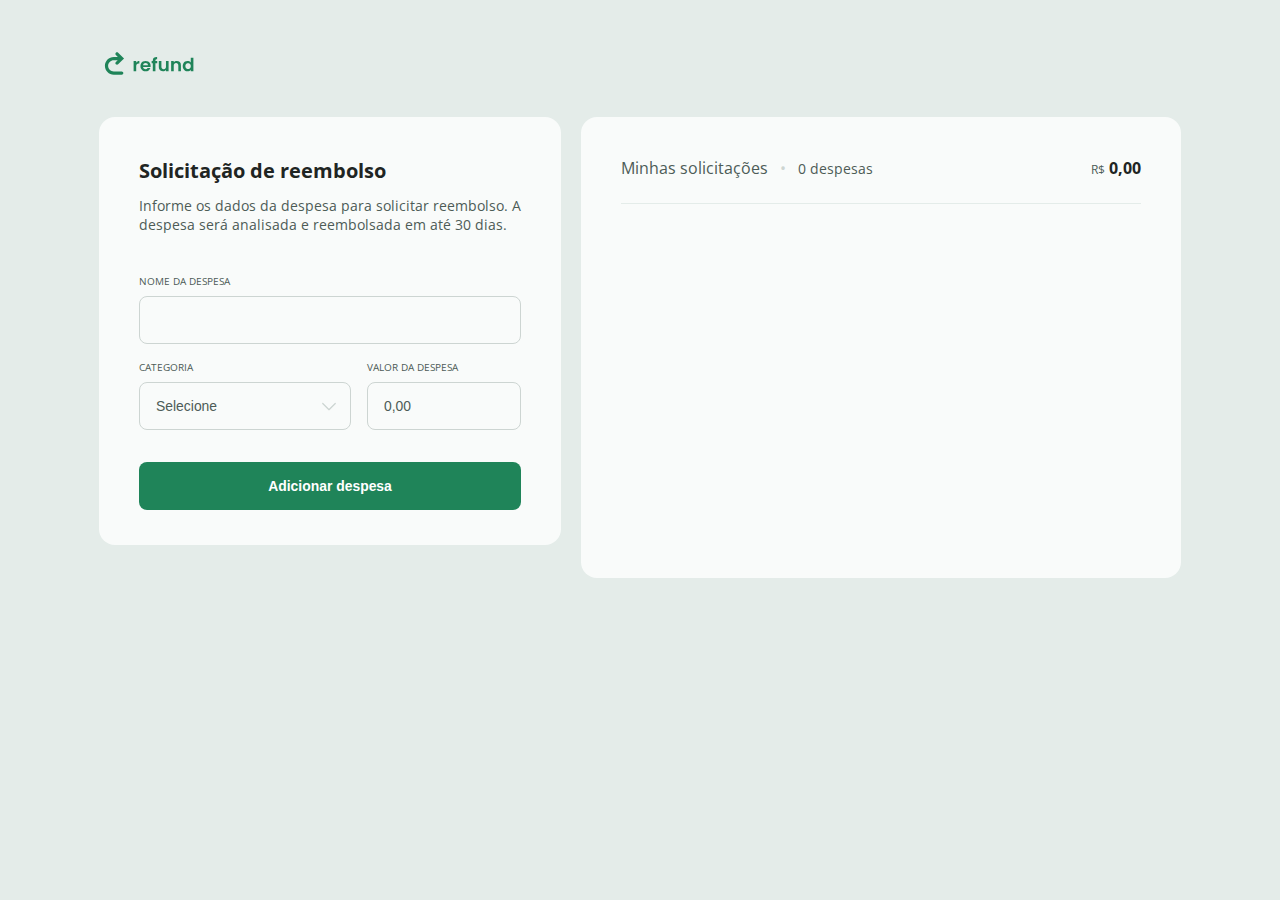
<file: exercices/projeto-reembolso/index.html>
<!DOCTYPE html>
<html lang="en">

<head>
  <meta charset="UTF-8" />
  <meta name="viewport" content="width=device-width, initial-scale=1.0" />

  <link rel="preconnect" href="https://fonts.googleapis.com" />
  <link rel="preconnect" href="https://fonts.gstatic.com" crossorigin />

  <link href="https://fonts.googleapis.com/css2?family=Open+Sans:wght@400;600;700&display=swap" rel="stylesheet" />

  <link rel="stylesheet" href="styles.css" />

  <title>Refund</title>
</head>

<body>
  <main>
    <img src="./img/logo.svg" alt="Convert logo" class="logo" />

    <section>
      <form>
        <h1>Solicitação de reembolso</h1>
        <p>
          Informe os dados da despesa para solicitar reembolso. A despesa será
          analisada e reembolsada em até 30 dias.
        </p>

        <fieldset>
          <legend>Nome da despesa</legend>
          <input type="text" id="expense" name="expense" required />
        </fieldset>

        <div class="inputs-row">
          <fieldset>
            <legend>Categoria</legend>
            <select id="category" name="category" required>
              <option value="" disabled selected hidden>Selecione</option>
              <option value="food">Alimentação</option>
              <option value="accommodation">Hospedagem</option>
              <option value="services">Serviços</option>
              <option value="transport">Transporte</option>
              <option value="others">Outros</option>
            </select>
          </fieldset>

          <fieldset>
            <legend>Valor da despesa</legend>
            <input type="text" name="amount" id="amount" placeholder="0,00" required />
          </fieldset>
        </div>

        <button type="submit">Adicionar despesa</button>
      </form>

      <aside>
        <header>
          <p>
            Minhas solicitações <i>&bullet;</i>
            <span>0 despesas</span>
          </p>
          <h2><small>R$</small>0,00</h2>
        </header>

        <ul>
          <!-- <li class="expense">
            <img src="./img/food.svg" alt="Ícone de tipo da despesa" />

            <div class="expense-info">
              <strong>Almoço</strong>
              <span>Alimentação</span>
            </div>

            <span class="expense-amount"><small>R$</small>1.420,57</span>

            <img src="./img/remove.svg" alt="remover" class="remove-icon" />
          </li> -->
        </ul>
      </aside>
    </section>
  </main>

  <script src="./script.js"></script>
</body>

</html>
</file>
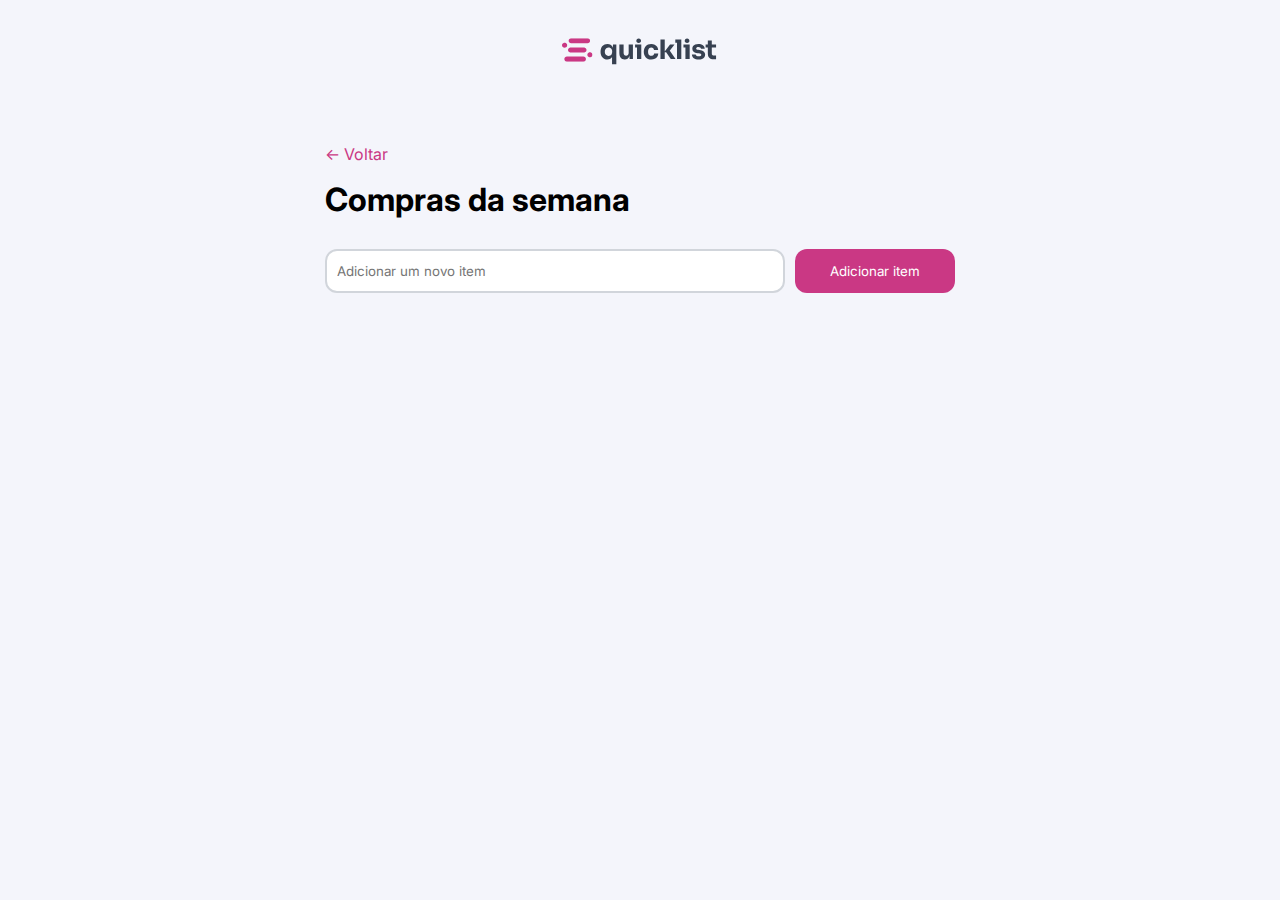
<file: exercices/quicklist/index.html>
<!DOCTYPE html>
<html lang="en">
  <head>
    <meta charset="UTF-8" />
    <meta name="viewport" content="width=device-width, initial-scale=1.0" />
    <title>Quicklist</title>
    <link rel="stylesheet" href="./style.css" />
  </head>
  <body>
    <header>
      <img src="./assets/logo.svg" alt="Logo" />
    </header>
    <main>
      <div class="main-header">
        <p><- Voltar</p>
        <h1>Compras da semana</h1>
      </div>
      <div class="input-container">
        <input
          type="text"
          id="input-item"
          placeholder="Adicionar um novo item"
        />
        <button id="input-button">Adicionar item</button>
      </div>
      <div>
        <ul class="item-list">
          <!-- <li class="item">
            <div class="item-container">
              <input type="checkbox" name="" id="" />
              <p>Pão de forma</p>
            </div>
            <button>
              <img src="./assets/delete.png" class="delete-button" alt="" />
            </button>
          </li> -->
        </ul>

        <div class="remove-alert">
          <div>
            <img src="./assets/warning-circle-filled.png" alt="" />
            <p>O item foi removido da lista!</p>
          </div>
          <button>X</button>
        </div>
      </div>
    </main>

    <script src="./script.js"></script>
  </body>
</html>
</file>
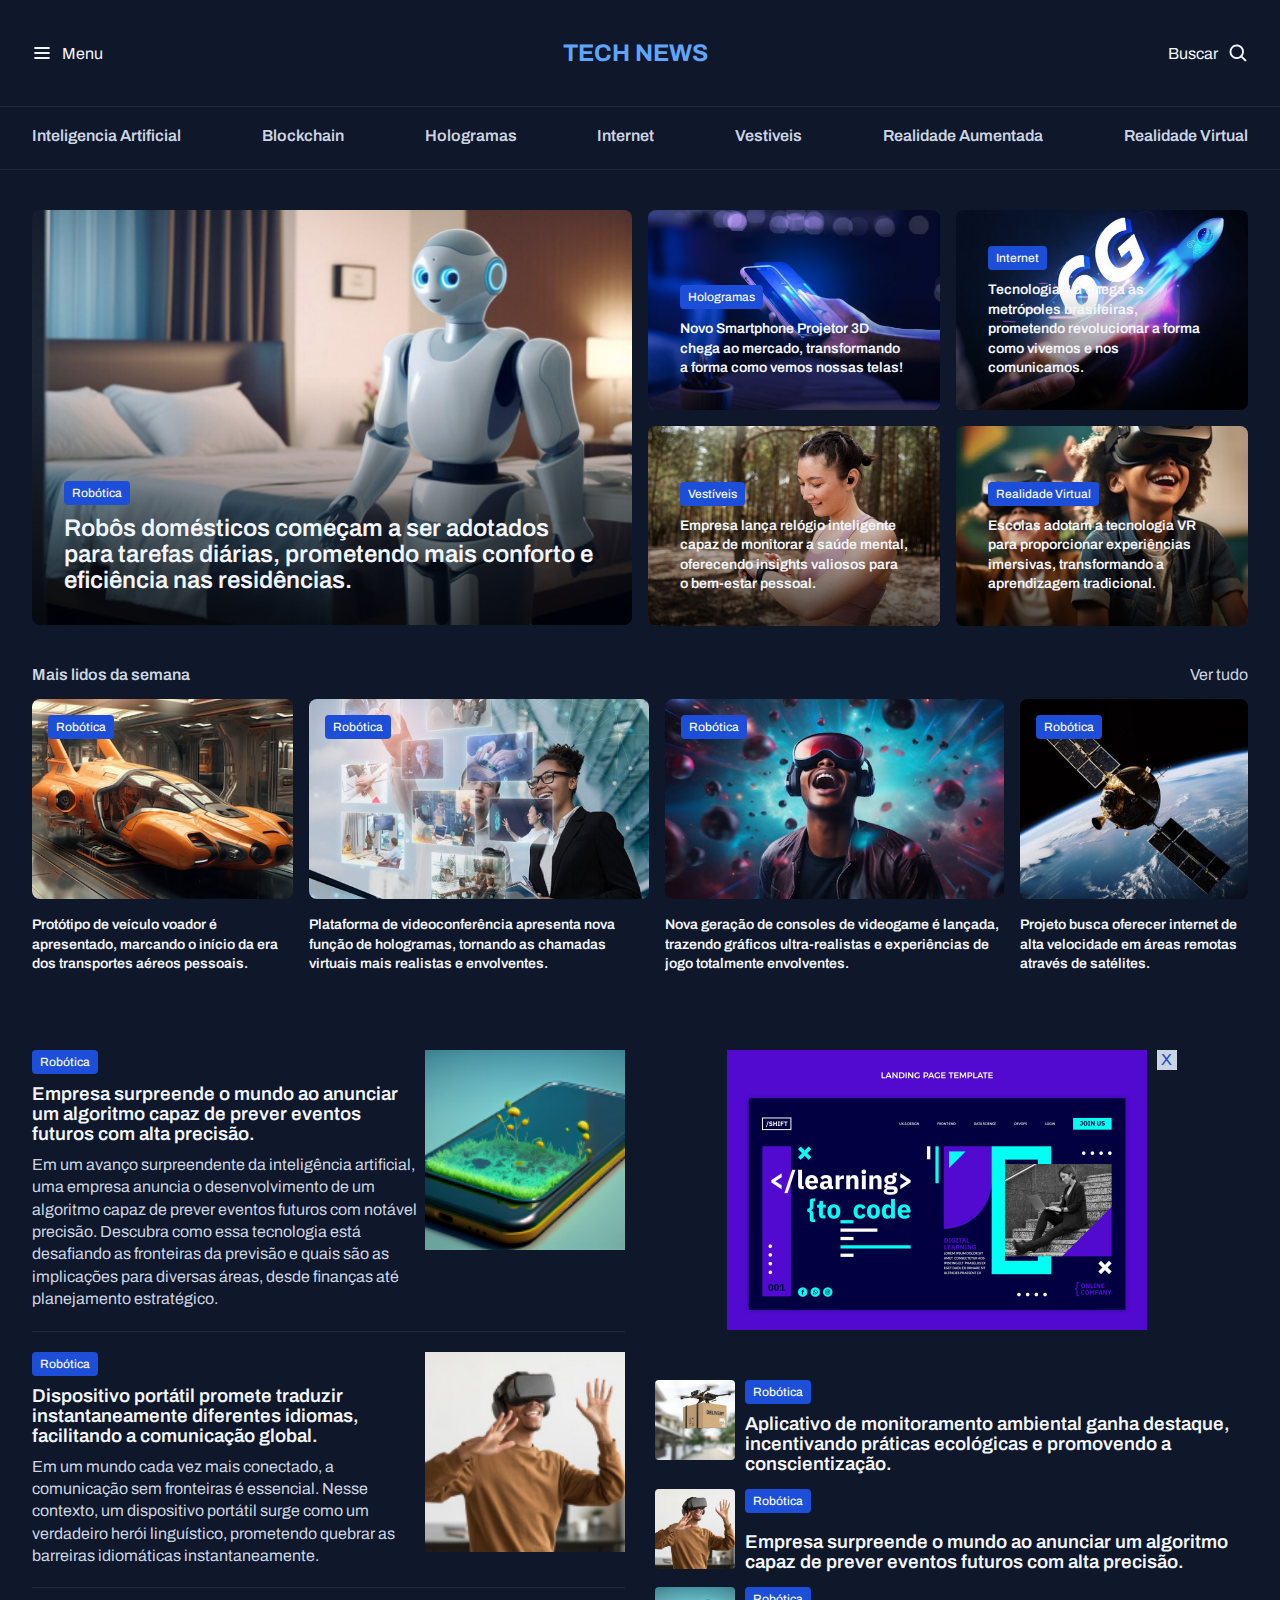
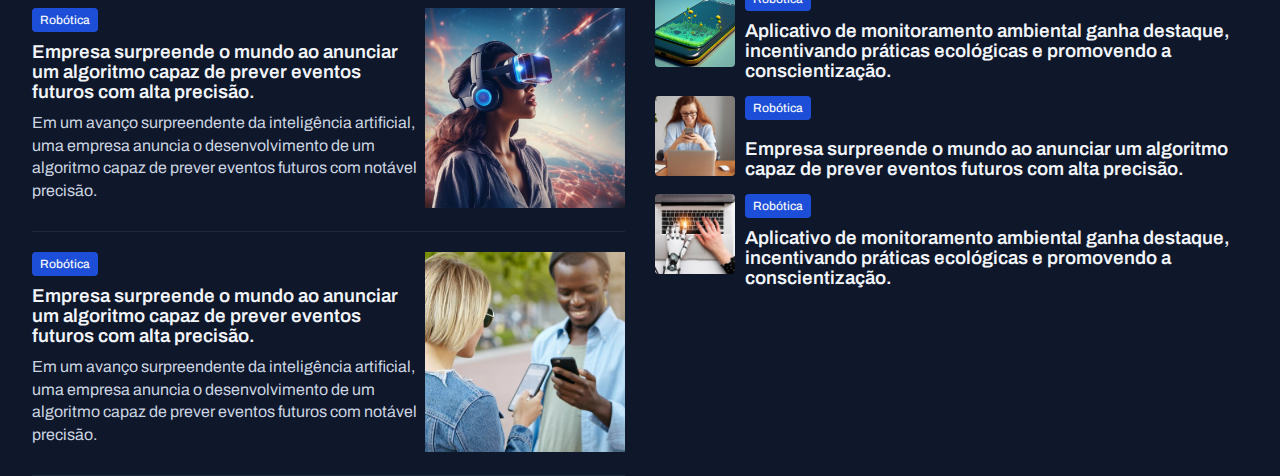
<file: exercices/tech-news/index.html>
<!DOCTYPE html>
<html lang="pt-BR">
    <head>
        <meta charset="UTF-8" />
        <meta name="viewport" content="width=device-width, initial-scale=1.0" />
        <title>Tech News</title>
        <link rel="stylesheet" href="./style.css" />
    </head>

    <body>
        <header class="site-header">
            <div class="header-top">
                <div class="header-top-menu">
                    <img src="./assets/List.svg" alt="Menu icon" />
                    <p>Menu</p>
                </div>
                <h1 class="site-title">TECH NEWS</h1>
                <div class="header-top-menu">
                    <p>Buscar</p>
                    <img src="./assets/MagnifyingGlass.svg" alt="Search icon" />
                </div>
            </div>
            <nav class="header-bottom">
                <ul class="category-list">
                    <li>
                        <a href="#">Inteligencia Artificial</a>
                    </li>
                    <li>
                        <a href="#">Blockchain</a>
                    </li>
                    <li>
                        <a href="#">Hologramas</a>
                    </li>
                    <li>
                        <a href="#">Internet</a>
                    </li>
                    <li>
                        <a href="#">Vestiveis</a>
                    </li>
                    <li>
                        <a href="#">Realidade Aumentada</a>
                    </li>
                    <li>
                        <a href="#">Realidade Virtual</a>
                    </li>
                </ul>
            </nav>
        </header>
        <main>
            <section class="featured-section">
                <div class="featured-card">
                    <img
                        src="./assets/Image 01.png"
                        class="card-image"
                        alt="Robôs domésticos"
                    />
                    <div class="card-content">
                        <span class="category-badge">Robótica</span>
                        <h2 class="card-title">
                            Robôs domésticos começam a ser adotados para tarefas
                            diárias, prometendo mais conforto e eficiência nas
                            residências.
                        </h2>
                    </div>
                </div>
                <div class="secondary-cards">
                    <div class="secondary-card">
                        <img
                            src="./assets/Image 02.png"
                            class="card-image"
                            alt="Robôs domésticos"
                        />
                        <div class="card-content">
                            <span class="category-badge">Hologramas</span>
                            <h3 class="card-title">
                                Novo Smartphone Projetor 3D chega ao mercado,
                                transformando a forma como vemos nossas telas!
                            </h3>
                        </div>
                    </div>
                    <div class="secondary-card">
                        <img
                            src="./assets/Image 03.png"
                            class="card-image"
                            alt="Robôs domésticos"
                        />
                        <div class="card-content">
                            <span class="category-badge">Internet</span>
                            <h3 class="card-title">
                                Tecnologia 6G chega às metrópoles brasileiras,
                                prometendo revolucionar a forma como vivemos e
                                nos comunicamos.
                            </h3>
                        </div>
                    </div>
                    <div class="secondary-card">
                        <img
                            src="./assets/Image 04.png"
                            class="card-image"
                            alt="Robôs domésticos"
                        />
                        <div class="card-content">
                            <span class="category-badge">Vestíveis</span>
                            <h3 class="card-title">
                                Empresa lança relógio inteligente capaz de
                                monitorar a saúde mental, oferecendo insights
                                valiosos para o bem-estar pessoal.
                            </h3>
                        </div>
                    </div>
                    <div class="secondary-card">
                        <img
                            src="./assets/Image 05.png"
                            class="card-image"
                            alt="Robôs domésticos"
                        />
                        <div class="card-content">
                            <span class="category-badge"
                                >Realidade Virtual</span
                            >
                            <h3 class="card-title">
                                Escolas adotam a tecnologia VR para proporcionar
                                experiências imersivas, transformando a
                                aprendizagem tradicional.
                            </h3>
                        </div>
                    </div>
                </div>
            </section>
            <section class="popular-section">
                <div class="section-header">
                    <h2 class="section-title">Mais lidos da semana</h2>
                    <a href="#" class="view-all">Ver tudo</a>
                </div>
                <div class="popular-cards">
                    <div class="popular-card">
                        <img
                            src="./assets/Image 06.png"
                            class="card-image"
                            alt="Robôs domésticos"
                        />
                        <div class="card-content">
                            <span class="category-badge">Robótica</span>
                            <h3 class="card-title">
                                Protótipo de veículo voador é apresentado,
                                marcando o início da era dos transportes aéreos
                                pessoais.
                            </h3>
                        </div>
                    </div>
                    <div class="popular-card">
                        <img
                            src="./assets/Image 07.png"
                            class="card-image"
                            alt="Robôs domésticos"
                        />
                        <div class="card-content">
                            <span class="category-badge">Robótica</span>
                            <h3 class="card-title">
                                Plataforma de videoconferência apresenta nova
                                função de hologramas, tornando as chamadas
                                virtuais mais realistas e envolventes.
                            </h3>
                        </div>
                    </div>
                    <div class="popular-card">
                        <img
                            src="./assets/Image 08.png"
                            class="card-image"
                            alt="Robôs domésticos"
                        />
                        <div class="card-content">
                            <span class="category-badge">Robótica</span>
                            <h3 class="card-title">
                                Nova geração de consoles de videogame é lançada,
                                trazendo gráficos ultra-realistas e experiências
                                de jogo totalmente envolventes.
                            </h3>
                        </div>
                    </div>
                    <div class="popular-card">
                        <img
                            src="./assets/Image 09.png"
                            class="card-image"
                            alt="Robôs domésticos"
                        />
                        <div class="card-content">
                            <span class="category-badge">Robótica</span>
                            <h3 class="card-title">
                                Projeto busca oferecer internet de alta
                                velocidade em áreas remotas através de
                                satélites.
                            </h3>
                        </div>
                    </div>
                </div>
            </section>
            <div class="final-section">
                <section class="ia-section">
                    <div class="ia-cards">
                        <div class="ia-content">
                            <span class="category-badge">Robótica</span>
                            <h3 class="card-title">
                                Empresa surpreende o mundo ao anunciar um
                                algoritmo capaz de prever eventos futuros com
                                alta precisão.
                            </h3>
                            <p class="card-description">
                                Em um avanço surpreendente da inteligência
                                artificial, uma empresa anuncia o
                                desenvolvimento de um algoritmo capaz de prever
                                eventos futuros com notável precisão. Descubra
                                como essa tecnologia está desafiando as
                                fronteiras da previsão e quais são as
                                implicações para diversas áreas, desde finanças
                                até planejamento estratégico.
                            </p>
                        </div>
                        <div>
                            <img
                                src="./assets/Image 14.png"
                                class="ia-img"
                                alt=""
                            />
                        </div>
                    </div>
                    <div class="ia-cards">
                        <div class="ia-content">
                            <span class="category-badge">Robótica</span>
                            <h3 class="card-title">
                                Dispositivo portátil promete traduzir
                                instantaneamente diferentes idiomas, facilitando
                                a comunicação global.
                            </h3>
                            <p class="card-description">
                                Em um mundo cada vez mais conectado, a
                                comunicação sem fronteiras é essencial. Nesse
                                contexto, um dispositivo portátil surge como um
                                verdadeiro herói linguístico, prometendo quebrar
                                as barreiras idiomáticas instantaneamente.
                            </p>
                        </div>
                        <div>
                            <img
                                src="./assets/Image 15.png"
                                class="ia-img"
                                alt=""
                            />
                        </div>
                    </div>
                    <div class="ia-cards">
                        <div class="ia-content">
                            <span class="category-badge">Robótica</span>
                            <h3 class="card-title">
                                Empresa surpreende o mundo ao anunciar um
                                algoritmo capaz de prever eventos futuros com
                                alta precisão.
                            </h3>
                            <p class="card-description">
                                Em um avanço surpreendente da inteligência
                                artificial, uma empresa anuncia o
                                desenvolvimento de um algoritmo capaz de prever
                                eventos futuros com notável precisão.
                            </p>
                        </div>
                        <div>
                            <img
                                src="./assets/Image 10.png"
                                class="ia-img"
                                alt=""
                            />
                        </div>
                    </div>
                    <div class="ia-cards">
                        <div class="ia-content">
                            <span class="category-badge">Robótica</span>
                            <h3 class="card-title">
                                Empresa surpreende o mundo ao anunciar um
                                algoritmo capaz de prever eventos futuros com
                                alta precisão.
                            </h3>
                            <p class="card-description">
                                Em um avanço surpreendente da inteligência
                                artificial, uma empresa anuncia o
                                desenvolvimento de um algoritmo capaz de prever
                                eventos futuros com notável precisão.
                            </p>
                        </div>
                        <div>
                            <img
                                src="./assets/Image 11.png"
                                class="ia-img"
                                alt=""
                            />
                        </div>
                    </div>
                </section>
                <section class="etc-section">
                    <div class="ad">
                        <img src="./assets/card.png" alt="" />
                        <p>X</p>
                    </div>
                    <div class="etc-cards">
                        <div class="etc-card">
                            <div>
                                <img src="./assets/Image 17.png" alt="" />
                            </div>
                            <div class="etc-content">
                                <span class="category-badge">Robótica</span>
                                <h3 class="card-title">
                                    Aplicativo de monitoramento ambiental ganha
                                    destaque, incentivando práticas ecológicas e
                                    promovendo a conscientização.
                                </h3>
                            </div>
                        </div>
                        <div class="etc-card">
                            <div>
                                <img src="./assets/Image 15.png" alt="" />
                            </div>
                            <div class="etc-content">
                                <span class="category-badge">Robótica</span>
                                <h3 class="card-title">
                                    Empresa surpreende o mundo ao anunciar um
                                    algoritmo capaz de prever eventos futuros
                                    com alta precisão.
                                </h3>
                            </div>
                        </div>
                        <div class="etc-card">
                            <div>
                                <img src="./assets/Image 14.png" alt="" />
                            </div>
                            <div class="etc-content">
                                <span class="category-badge">Robótica</span>
                                <h3 class="card-title">
                                    Aplicativo de monitoramento ambiental ganha
                                    destaque, incentivando práticas ecológicas e
                                    promovendo a conscientização.
                                </h3>
                            </div>
                        </div>
                        <div class="etc-card">
                            <div>
                                <img src="./assets/Image 13.png" alt="" />
                            </div>
                            <div class="etc-content">
                                <span class="category-badge">Robótica</span>
                                <h3 class="card-title">
                                    Empresa surpreende o mundo ao anunciar um
                                    algoritmo capaz de prever eventos futuros
                                    com alta precisão.
                                </h3>
                            </div>
                        </div>
                        <div class="etc-card">
                            <div>
                                <img src="./assets/Image 12.png" alt="" />
                            </div>
                            <div class="etc-content">
                                <span class="category-badge">Robótica</span>
                                <h3 class="card-title">
                                    Aplicativo de monitoramento ambiental ganha
                                    destaque, incentivando práticas ecológicas e
                                    promovendo a conscientização.
                                </h3>
                            </div>
                        </div>
                    </div>
                </section>
            </div>
        </main>
    </body>
</html>
</file>
<file: assets/glass-effects.css>
.macos-window::before {
    content: "";
    position: absolute;
    top: 0;
    left: 0;
    right: 0;
    bottom: 0;
    border-radius: 10px;
    box-shadow: inset 0 0 0 1px rgba(255, 255, 255, 0.8);
    pointer-events: none;
    z-index: 10;
}

.reflection {
    transform-style: preserve-3d;
    perspective: 800px;
}

.reflection::before {
    content: "";
    position: absolute;
    width: 20%;
    height: 20%;
    top: 15%;
    left: 15%;
    background: rgba(255, 255, 255, 0.7);
    border-radius: 50%;
    filter: blur(1px);
}
</file>
<file: assets/style.css>
body {
    background: rgba(0, 0, 0, 0.2);
    background-size: cover;
    background-position: center;
    background-repeat: no-repeat;
    font-family: "SF Pro Display", "Helvetica Neue", "Arial", sans-serif;
    color: #000;
    margin: 0;
    height: 100vh;
    display: flex;
    align-items: center;
    justify-content: center;
    overflow: hidden;
    user-select: none;
    position: relative;
}

body::before {
    content: "";
    position: absolute;
    top: 0;
    left: 0;
    width: 100%;
    height: 100%;
    background: url(./img/wallpaper.webp);
    background-size: cover;
    background-position: center;
    opacity: 0.8;
    z-index: -1;
    filter: blur(5px);
    transform: scale(1.05);
}

body::after {
    content: "";
    position: absolute;
    top: 0;
    left: 0;
    width: 100%;
    height: 100%;
    background: radial-gradient(circle at 50% 50%,
            rgba(255, 255, 255, 0),
            rgba(0, 0, 0, 0.4));
    z-index: -1;
    pointer-events: none;
}

.finder-icon {
    position: absolute;
    top: 25px;
    left: 25px;
    display: flex;
    flex-direction: column;
    align-items: center;
    width: 100px;
    cursor: pointer;
    text-decoration: none;
    transition: all 0.2s;
    z-index: 5;
}

.finder-icon img {
    width: 56px;
    height: 56px;
    margin-bottom: 8px;
    filter: drop-shadow(0 2px 6px rgba(0, 0, 0, 0.4));
    border-radius: 12px;
    transition: all 0.3s ease;
}

.finder-icon:hover img {
    transform: scale(1.05);
    filter: drop-shadow(0 4px 10px rgba(0, 0, 0, 0.5));
    box-shadow: 0 10px 20px rgba(0, 0, 0, 0.15);
}

.finder-icon span {
    color: white;
    text-align: center;
    font-size: 12px;
    font-weight: 400;
    text-shadow: 0 1px 2px rgba(0, 0, 0, 0.7);
    transition: all 0.3s;
    margin-top: 4px;
    letter-spacing: 0.2px;
}

.finder-icon:hover span {
    background-color: rgba(137, 180, 225, 0.7);
    border-radius: 8px;
    padding: 3px 8px;
    box-shadow: 0 0 10px rgba(255, 255, 255, 0.4);
}

.macos-window {
    background: rgba(240, 240, 240, 0.3);
    border-radius: 10px;
    width: 560px;
    max-width: 90vw;
    max-height: 90vh;
    position: relative;
    box-shadow: 0 15px 35px rgba(0, 0, 0, 0.4),
        0 0 25px rgba(255, 255, 255, 0.15);
    overflow: hidden;
    backdrop-filter: blur(10px);
    -webkit-backdrop-filter: blur(10px);
    border: 1px solid rgba(255, 255, 255, 0.5);
    animation: glow 8s infinite alternate;
}



@keyframes glow {
    0% {
        box-shadow: 0 15px 35px rgba(0, 0, 0, 0.4),
            0 0 25px rgba(255, 255, 255, 0.15);
    }

    50% {
        box-shadow: 0 15px 35px rgba(0, 0, 0, 0.4),
            0 0 25px rgba(74, 144, 226, 0.4);
    }

    100% {
        box-shadow: 0 15px 35px rgba(0, 0, 0, 0.4),
            0 0 25px rgba(255, 255, 255, 0.15);
    }
}

.macos-titlebar {
    background: linear-gradient(to bottom,
            rgba(236, 236, 236, 0.9),
            rgba(219, 219, 219, 0.9));
    color: #333;
    padding: 5px 8px;
    display: flex;
    align-items: center;
    justify-content: space-between;
    font-weight: normal;
    font-size: 13px;
    height: 20px;
    border-radius: 10px 10px 0 0;
    border-bottom: 1px solid rgba(0, 0, 0, 0.1);
    position: relative;
    overflow: hidden;
    z-index: 1;
}

.macos-titlebar::before {
    content: "";
    position: absolute;
    top: 0;
    left: 0;
    right: 0;
    height: 50%;
    background: linear-gradient(to bottom,
            rgba(255, 255, 255, 0.6),
            rgba(255, 255, 255, 0));
    z-index: -1;
}

.macos-title {
    display: flex;
    align-items: center;
    text-shadow: 0 1px 0 rgba(255, 255, 255, 0.8);
    position: absolute;
    width: 100%;
    justify-content: center;
    left: 0;
    pointer-events: none;
}

.macos-title img {
    width: 20px;
    height: 20px;
    margin-right: 8px;
    filter: drop-shadow(0 1px 1px rgba(0, 0, 0, 0.2));
}

.macos-controls {
    display: flex;
    position: relative;
    z-index: 2;
}

.macos-button {
    width: 13px;
    height: 13px;
    margin-right: 6px;
    border-radius: 50%;
    display: flex;
    align-items: center;
    justify-content: center;
    cursor: pointer;
    font-size: 11px;
    transition: all 0.2s;
    box-shadow: 0 1px 1px rgba(0, 0, 0, 0.1);
    color: rgba(0, 0, 0, 0.5);
}

.macos-close {
    background: #ff5f57;
    border: 1px solid #e33e32;
}

.macos-minimize {
    background: #ffbd2e;
    border: 1px solid #e09e1d;
}

.macos-expand {
    background: #28c940;
    border: 1px solid #17a52e;
}

.macos-button:hover {
    filter: brightness(1.1);
}

.macos-button:active {
    filter: brightness(0.9);
}


.macos-content {
    padding: 20px;
    overflow-y: auto;
    max-height: calc(90vh - 70px);
    background: rgba(245, 245, 245, 0.25);
    backdrop-filter: blur(7px);
    -webkit-backdrop-filter: blur(7px);
}

h1 {
    font-size: 22px;
    margin: 0 0 13px 0;
    color: #333;
    font-weight: 500;
    text-shadow: 0 1px 0 rgba(255, 255, 255, 0.8);
}

h2 {
    font-size: 15px;
    margin: 0 0 19px 0;
    color: #555;
    font-weight: normal;
    text-shadow: 0 1px 0 rgba(255, 255, 255, 0.8);
}

ul {
    display: grid;
    grid-template-columns: repeat(3, 1fr);
    gap: 20px;
    padding: 0;
    margin: 0;
}

@media (max-width: 768px) {
    .finder-icon {
        display: none;
    }

    ul {
        grid-template-columns: repeat(2, 1fr);
    }
}

@media (max-width: 480px) {
    ul {
        grid-template-columns: 1fr;
    }
}

li {
    list-style: none;
}

.macos-link {
    display: flex;
    flex-direction: column;
    justify-content: center;
    text-decoration: none;
    background: linear-gradient(to bottom,
            rgba(245, 245, 245, 0.6),
            rgba(235, 235, 235, 0.4));
    color: #333;
    text-align: center;
    border-radius: 12px;
    border: 1px solid rgba(255, 255, 255, 0.8);
    position: relative;
    backdrop-filter: blur(4px);
    -webkit-backdrop-filter: blur(4px);
    box-shadow: 0 1px 2px rgba(0, 0, 0, 0.05);
    transition: all 0.2s ease;
    overflow: hidden;
    padding: 0;
    height: 100px;
    min-height: 100px;
    width: 100%;
    box-sizing: border-box;
}

.macos-link::before {
    content: "";
    position: absolute;
    top: 0;
    left: 0;
    right: 0;
    height: 50%;
    background: linear-gradient(to bottom,
            rgba(255, 255, 255, 0.7),
            rgba(255, 255, 255, 0));
    z-index: 0;
}

.card-content {
    display: flex;
    flex-direction: column;
    justify-content: center;
    align-items: center;
    height: 100%;
    width: 100%;
    box-sizing: border-box;
}

.project-name {
    font-size: 15px;
    font-weight: 500;
    padding: 0 15px;
    margin-bottom: 8px;
    position: relative;
    z-index: 1;
    width: 100%;
    box-sizing: border-box;
    text-align: center;
    white-space: nowrap;
    overflow: hidden;
    text-overflow: ellipsis;
}

.project-number {
    position: absolute;
    top: 8px;
    right: 9px;
    color: rgba(100, 100, 100, 0.5);
    font-size: 11px;
    font-weight: 400;
    z-index: 2;
    transition: all 0.2s ease;
}

.macos-link:hover .project-number {
    color: #4a89c0;
}

.tech-badges {
    display: flex;
    justify-content: center;
    gap: 8px;
    padding: 0 15px;
    margin: 0;
    position: relative;
    z-index: 1;
    width: 100%;
    box-sizing: border-box;
}

.tech-badge {
    background-color: rgba(255, 255, 255, 0.5);
    border-radius: 15px;
    padding: 2px 8px;
    font-size: 11px;
    color: #555;
    border: 1px solid rgba(255, 255, 255, 0.6);
    box-shadow: 0 1px 1px rgba(0, 0, 0, 0.05);
}

.html-badge {
    background-color: rgba(255, 137, 99, 0.15);
    color: #e65c00;
    border-color: rgba(230, 92, 0, 0.15);
}

.css-badge {
    background-color: rgba(99, 149, 255, 0.15);
    color: #0066cc;
    border-color: rgba(0, 102, 204, 0.15);
}

.js-badge {
    background-color: rgba(245, 208, 76, 0.15);
    color: #b79000;
    border-color: rgba(183, 144, 0, 0.15);
}

.macos-link:hover {
    background: linear-gradient(to bottom,
            rgba(225, 240, 252, 0.7),
            rgba(210, 230, 248, 0.6));
    border-color: rgba(137, 180, 225, 0.7);
    box-shadow: 0 0 5px rgba(137, 180, 225, 0.3);
    transform: scale(1.03);
}

.macos-link:hover .project-name {
    color: #4a89c0;
}

.macos-link:active {
    background: linear-gradient(to bottom,
            rgba(210, 230, 248, 0.8),
            rgba(195, 220, 245, 0.8));
    box-shadow: inset 0 1px 1px rgba(0, 0, 0, 0.1);
    transform: scale(0.99);
}

@media (max-width: 480px) {
    .project-name {
        font-size: 14px;
        margin-bottom: 6px;
    }

    .project-number {
        top: 4px;
        right: 7px;
        font-size: 10px;
    }

    .tech-badge {
        padding: 1px 6px;
        font-size: 10px;
    }
}

.dock-bar {
    background: linear-gradient(to bottom,
            rgba(238, 238, 238, 0.3),
            rgba(225, 225, 225, 0.3));
    border-top: 1px solid rgba(200, 200, 200, 0.3);
    padding: 8px 12px;
    font-size: 12px;
    color: #444;
    display: flex;
    justify-content: space-between;
    border-radius: 0 0 10px 10px;
    box-shadow: 0 -1px 0 rgba(0, 0, 0, 0.1);
    backdrop-filter: blur(5px);
    -webkit-backdrop-filter: blur(5px);
    position: relative;
    overflow: hidden;
}

.dock-bar::before {
    content: "";
    position: absolute;
    top: 0;
    left: 0;
    right: 0;
    height: 50%;
    background: linear-gradient(to bottom,
            rgba(255, 255, 255, 0.6),
            rgba(255, 255, 255, 0));
    z-index: 0;
}

.status {
    display: flex;
    align-items: center;
    position: relative;
    z-index: 1;
    text-shadow: 0 1px 0 rgba(255, 255, 255, 0.8);
}



/* Window control button styling */

.macos-button.macos-close:hover {
    background-color: #ff5f56;
    box-shadow: 0 0 0 1px rgba(238, 68, 68, 0.4);
    transition: all 0.1s ease;
}

.macos-button.macos-minimize:hover {
    background-color: #ffbd2e;
    box-shadow: 0 0 0 1px rgba(242, 177, 73, 0.4);
    transition: all 0.1s ease;
}

.macos-button.macos-expand:hover {
    background-color: #27c93f;
    box-shadow: 0 0 0 1px rgba(30, 195, 55, 0.4);
    transition: all 0.1s ease;
}
</file>
<file: conversor-moeda/styles.css>
* {
  margin: 0;
  padding: 0;
  box-sizing: border-box;
}

:root {
  font-family: "Inter", sans-serif;
  font-size: 16px;
}

::-webkit-scrollbar {
  width: 8px;
}

::-webkit-scrollbar-track {
  background-color: #1f2151;
}

::-webkit-scrollbar-thumb {
  background-color: #2f3279;
}

body {
  width: 100%;
  height: 100vh;

  background-image: url("./img/bg.png");
  background-size: contain;

  display: flex;
  align-items: center;
  justify-content: center;
  flex-direction: column;

  gap: 3.12rem;

  color: #f1f2f6;
}

main {
  width: 480px;
  border-radius: 1.5rem;

  border: 1px solid #2f3279;
  overflow-y: hidden;
}

form {
  background-color: #141534;

  display: flex;
  flex-direction: column;

  padding: 3.5rem 4rem;
}

label {
  font-size: 0.75rem;
  color: #b2b8de;
  text-transform: uppercase;
  margin-bottom: 0.5rem;
  margin-top: 1.25rem;
}

input,
select {
  outline: 0;

  color: #f1f2f6;
  border: 1px solid #1f2151;
  border-radius: 0.5rem;

  background-color: #0e0f25;
  padding: 1.25rem 1rem;

  font-family: "Inter", sans-serif;
  font-size: 1rem;
}

select {
  -moz-appearance: none;
  -webkit-appearance: none;
  appearance: none;

  background: url("./img/chevron-down.svg") no-repeat;
  background-position: calc(100% - 0.75rem) center !important;
  background-color: #0e0f25;

  cursor: pointer;
  font-size: 1rem;
}

input::placeholder,
select:invalid,
option {
  color: #b2b8de;
}

input:focus,
select:focus {
  border: 1px solid #4a5dcd;
}

button {
  height: 3.25rem;

  background-color: #2f34ab;

  border: none;
  border-radius: 0.5rem;

  color: #f1f2f6;

  font-family: "Inter", sans-serif;
  font-size: 1rem;
  font-weight: 600;
  cursor: pointer;
  transition: background-color 0.2s;

  margin-top: 3rem;
  outline: 0;
}

button:hover {
  background-color: #4a5dcd;
}

button:focus {
  outline: 1.5px solid #4a5dcd;
}

footer {
  background-color: #1f2151;
  padding: 2.5rem;
  max-height: 196px;

  text-align: center;
  display: none;

  overflow-y: scroll;
}

.show-result {
  display: block;
}

footer span {
  color: #7d8dec;
  font-size: 1rem;
  font-family: "IBM Plex Mono", monospace;
  margin-bottom: 0.5rem;
  line-height: 1.25rem;
}

footer h1 {
  color: #f1f2f6;
  font-weight: 700;
  font-size: 2rem;
  line-height: 3rem;
  word-break: break-all;
}
</file>
<file: form-matricula/style.css>
@import url('https://fonts.googleapis.com/css2?family=Poppins:ital,wght@0,100;0,200;0,300;0,400;0,500;0,600;0,700;0,800;0,900;1,100;1,200;1,300;1,400;1,500;1,600;1,700;1,800;1,900&display=swap');

* {
    margin: 0;
    padding: 0;
    box-sizing: border-box;
    font-family: 'Poppins', sans-serif;
}

.container {
    display: flex;
    position: relative;
}

.left {
    min-width: 50vw;
    background-color: #fff;
    padding: 64px;
    display: flex;
    flex-direction: column;
    gap: 20px;
    min-height: 100vh;
}

.right {
    min-width: 50vw;
    position: sticky;
    top: 0;
    background-color: #FEE7D6;
    padding: 64px;
    max-height: 100vh;
}

.right h1 {
    font-size: 48px;
}

.right h2 {
    color: #57534E;
    font-size: 16px;
    font-weight: 400;
    margin-bottom: 20px;
}

.right .Illustration {
    display: flex;
    justify-content: center;
    align-items: center;
}

.left .back-button {
    display: flex;
    color: #57534E;
}

.info {
    display: flex;
    flex-direction: column;
    gap: 5px;
    margin-bottom: 18px;
}

.input-group {
    display: flex;
    flex-direction: column;
    gap: 12px;
}

.input-group h4 {
    font-weight: 600;
}

.input-normal {
    display: flex;
    flex-direction: column;
    margin-bottom: 20px;
    width: 100%;
}

.input-normal label {
    font-size: 14px;
    margin-bottom: 2px;
    color: #57534E;
}

.input-normal input,
textarea,
select {
    padding-inline: 10px;
    padding-block: 10px;
}

.input-row {
    display: flex;
    gap: 20px;
}

.input-buttons {
    display: flex;
    gap: 20px;
    justify-content: end;
}

.input-buttons button {
    padding: 10px 20px;
    border-radius: 8px;
    font-size: 16px;
    cursor: pointer;
    border: 1px solid #E43A12;
}

.confirm {
    background-color: #E43A12;
    color: #fff;
}

.save-resp {
    background-color: transparent;
    color: #E43A12;
}

input,
textarea,
select {
    border: 1px solid #57534E;
    border-radius: 8px;
    padding: 10px;
    font-size: 16px;
}

input:focus,
textarea:focus,
select:focus {
    outline: none;
    border: 1px solid #E43A12;
    box-shadow: 0 0 5px rgba(228, 58, 18, 0.5);
}

.input-checkbox-group-one {
    display: flex;
    gap: 15px;
}

.input-checkbox-group-two {
    display: flex;
    gap: 10px;
}

.input-checkbox {
    width: 100%;
    border: 1px solid #57534E;
    border-radius: 8px;
    display: flex;
    flex-direction: column;
    gap: 5px;
    align-items: center;
    padding: 20px;
}

.input-checkbox-two {
    border: 1px solid #57534E;
    border-radius: 8px;
    width: 100%;
    display: flex;
    flex-direction: column;
    gap: 5px;
    align-items: center;
    padding: 20px;
}
</file>
<file: recipe-page/style.css>
@import url('https://fonts.googleapis.com/css2?family=Alice&display=swap');

* {
    margin: 0;
    padding: 0;
}

body {
    font-family: "Alice", serif;
    background-image: url(./src/bg-image.png);
    background-color: #573824;
    background-size: cover;
    margin-block: 28px;
}

main {
    display: flex;
    align-items: center;
    justify-content: center;
}

.container {
    margin-inline: 10px;
    display: flex;
    flex-direction: column;
    justify-content: center;
    max-width: 800px;
    background: #F0E8C2;
    padding: 24px;
    border-radius: 24px;
    gap: 24px;
}

.container img {
    width: 100%;
}

.sections {
    display: grid;
    gap: 24px;
    padding-inline: 24px;
    padding-bottom: 24px;
}

.about {
    display: grid;
    gap: 4px;
}

.about-desc {
    display: grid;
    gap: 12px;
}

.ingredientes {
    display: grid;
    gap: 4px;
}

.preparo {
    display: grid;
    gap: 4px;
}

.preparo-desc {
    display: grid;
    gap: 12px;
}

.text-color-primary {
    color: #291B1A;
}

.text-color-secondary {
    color: #573A37;
}

ul {
    line-height: 150%;
}

li {
    list-style-position: inside;
    font-variant-numeric: tabular-nums;
}

p,
li {
    font-size: 16px;
    line-height: 150%;
}

footer p {
    display: flex;
    align-items: center;
    justify-content: center;
    gap: 4px;
    color: #F0E8C2;
    margin-top: 28px;
}
</file>
<file: tech-news/style.css>
@import url("https://fonts.googleapis.com/css2?family=Archivo:ital,wght@0,100..900;1,100..900&display=swap");

* {
    margin: 0;
    padding: 0;
    font-family: "Archivo", sans-serif;
    box-sizing: border-box;
}

:root {
    --bg-color: #0f172a;
    --stroke-color: #1e293b;
    --text-color-primary: #f1f5f9;
    --text-color-secondary: #cbd5e1;
    --brand-color-light: #60a5fa;
    --brand-color-dark: #1d4ed8;
    --card-padding: 32px;
    --container-margin: 32px;
    --gap-standard: 16px;
}

body {
    background-color: var(--bg-color);
    min-height: 100vh;
}

.site-header {
    margin-bottom: 40px;
}

.header-top {
    display: flex;
    justify-content: space-between;
    color: var(--text-color-primary);
    margin-inline: var(--container-margin);
    margin-block: 40px;
}

.site-title {
    font-size: 1.5rem;
    color: var(--brand-color-light);
}

.header-top-menu {
    display: flex;
    justify-content: center;
    align-items: center;
    gap: 10px;
    font-size: 1rem;
}

.header-bottom {
    padding-block: 20px;
    border-top: 1px solid var(--stroke-color);
    border-bottom: 1px solid var(--stroke-color);
}

.category-list {
    display: flex;
    justify-content: space-between;
    align-items: center;
    flex-wrap: wrap;
    margin-inline: var(--container-margin);
}

.category-list li {
    list-style: none;
    margin-bottom: 5px;
}

.category-list li a {
    text-decoration: none;
    color: var(--text-color-secondary);
    font-weight: 600;
}

.card-content {
    display: flex;
    flex-direction: column;
    gap: 10px;
}

.card-title {
    color: var(--text-color-primary);
    font-weight: 600;
}

.card-image {
    width: 100%;
    height: 100%;
    object-fit: cover;
}

.category-badge {
    background: var(--brand-color-dark);
    color: var(--text-color-primary);
    max-width: fit-content;
    height: 24px;
    display: flex;
    justify-content: center;
    align-items: center;
    padding: 4px 8px;
    border-radius: 4px;
    font-size: 0.75rem;
    font-weight: 500;
}

.featured-section {
    display: grid;
    grid-template-columns: 1fr 1fr;
    gap: var(--gap-standard);
    min-height: 416px;
    max-height: 600px;
    margin-inline: var(--container-margin);
    margin-bottom: 40px;
}

.featured-card {
    display: flex;
    position: relative;
    height: 100%;
    max-height: 415px;
    overflow: hidden;
    border-radius: 8px;
}

.featured-card .card-image {
    position: absolute;
    z-index: 0;
}

.featured-card .card-content {
    position: relative;
    z-index: 1;
    padding: var(--card-padding);
    height: 100%;
    display: flex;
    flex-direction: column;
    justify-content: flex-end;
    background: linear-gradient(
        to top,
        rgba(0, 0, 0, 0.7) 0%,
        rgba(0, 0, 0, 0) 60%
    );
}

.featured-card .card-title {
    font-size: 1.5rem;
}

.secondary-cards {
    display: grid;
    grid-template-columns: 1fr 1fr;
    grid-template-rows: 1fr 1fr;
    gap: var(--gap-standard);
}

.secondary-card {
    position: relative;
    height: 100%;
    overflow: hidden;
    border-radius: 8px;
}

.secondary-card .card-image {
    position: absolute;
    z-index: 0;
}

.secondary-card .card-content {
    position: relative;
    z-index: 1;
    padding: var(--card-padding);
    height: 100%;
    display: flex;
    flex-direction: column;
    justify-content: flex-end;
    background: linear-gradient(
        to top,
        rgba(0, 0, 0, 0.7) 0%,
        rgba(0, 0, 0, 0) 60%
    );
}

.secondary-card .card-title {
    font-size: 0.875rem;
    line-height: 1.4;
}

.popular-section {
    margin-bottom: 40px;
}

.section-header {
    display: flex;
    justify-content: space-between;
    margin-inline: var(--container-margin);
    margin-bottom: 16px;
    color: var(--text-color-secondary);
}

.section-title {
    font-size: 1rem;
    font-weight: 600;
    color: var(--text-color-secondary);
}

.view-all {
    color: var(--text-color-secondary);
    text-decoration: none;
    font-size: 1rem;
}

.popular-cards {
    display: flex;
    justify-content: space-between;
    gap: var(--gap-standard);
    margin-inline: var(--container-margin);
    overflow-x: auto;
    padding-bottom: 20px;
}

.popular-card {
    display: flex;
    flex-direction: column;
    max-width: 100%;
    margin: 0 auto;
    overflow: hidden;
    position: relative;
}

.popular-card .card-image {
    border-radius: 8px;
    width: 100%;
    height: 200px;
    object-fit: cover;
}

.popular-card .card-content {
    padding: 16px 0;
    display: flex;
    flex-direction: column;
    gap: 10px;
}

.popular-card .category-badge {
    position: absolute;
    top: 16px;
    left: 16px;
}

.popular-card .card-title {
    font-size: 0.875rem;
    line-height: 1.4;
}

.ia-section {
    display: flex;
    flex-direction: column;
    gap: 20px;
}

.ia-cards {
    display: flex;
    width: 100%;
    justify-content: space-between;
    border-bottom: 1px solid var(--stroke-color);
    padding-bottom: 20px;
}

.ia-cards .card-description {
    color: var(--text-color-secondary);
    font-size: 1rem;
    line-height: 1.4;
}

.ia-content {
    display: flex;
    flex-direction: column;
    gap: 10px;
    flex: 1;
    max-width: 70%;
}

.ia-img {
    width: auto;
    height: 200px;
}

.etc-cards {
    display: flex;
    flex-direction: column;
    justify-content: space-between;
    gap: 15px;
    margin-top: 15px;
}

.etc-card {
    display: flex;
    gap: 10px;
}

.etc-card div img {
    width: 80px;
    height: 80px;
    object-fit: cover;
    border-radius: 4px;
}

.etc-card .etc-content {
    display: flex;
    flex-direction: column;
    justify-content: space-between;
    gap: 10px;
    flex: 1;
}

.ad {
    display: flex;
    justify-content: center;
    align-items: center;
    margin-bottom: 50px;
    gap: 10px;
}

.ad p {
    cursor: pointer;
    color: var(--brand-color-dark);
    background: var(--text-color-secondary);
    font-size: 1rem;
    width: 20px;
    height: 20px;
    display: flex;
    justify-content: center;
    align-items: center;
    align-self: self-start;
}

.final-section {
    display: grid;
    grid-template-columns: 1fr 1fr;
    gap: 30px;
    margin-inline: var(--container-margin);
}

@media (max-width: 1200px) {
    .popular-cards {
        display: grid;
        grid-template-columns: repeat(auto-fill, minmax(220px, 1fr));
    }
}

@media (max-width: 1024px) {
    .final-section {
        grid-template-columns: 1fr;
        gap: 40px;
    }

    .ia-section {
        order: 2;
    }
}

@media (max-width: 768px) {
    .ad {
        display: none;
    }

    .featured-section {
        grid-template-columns: 1fr;
        max-height: none;
    }

    .secondary-cards {
        grid-template-columns: 1fr 1fr;
    }

    .category-list {
        flex-wrap: wrap;
        justify-content: center;
        min-width: initial;
        padding-bottom: 5px;
    }

    .category-list li {
        margin-right: 20px;
        margin-bottom: 10px;
    }

    .ia-cards {
        flex-direction: column;
    }

    .ia-content {
        max-width: 100%;
        margin-bottom: 15px;
    }

    .ia-img {
        width: 100%;
        height: auto;
    }
}

@media (max-width: 480px) {
    :root {
        --container-margin: 16px;
        --card-padding: 16px;
    }

    .header-top {
        margin-block: 20px;
    }

    .category-list {
        flex-wrap: wrap;
        gap: 10px;
    }

    .secondary-cards {
        grid-template-columns: 1fr;
    }

    .popular-cards {
        display: grid;
        grid-template-columns: 1fr;
    }

    .etc-card div img {
        width: 70px;
        height: 70px;
    }

    .featured-card .card-title {
        font-size: 1.2rem;
    }
}
</file>
<file: travelgram-page/style.css>
* {
    margin: 0;
    padding: 0;
    box-sizing: border-box;
    font-family: Arial, Helvetica, sans-serif;
}

.container {
    max-width: 1280px;
    margin-inline: auto;
    /* padding: 32px; */
}

header {
    display: flex;
    justify-content: space-between;
    align-items: center;
    margin-block: 20px;
}

h1 {
    color: #313131;
}

p {
    color: #6C6C6C;
}

.navbar {
    display: flex;
    gap: 16px;
    align-items: center;
}

.navbar .search {
    width: 25px;
}

.navbar a {
    text-decoration: none;
    color: #6C6C6C;
    font-size: 1rem;
}

.navbar .profile {
    width: 40px;
    border-radius: 100%;
}

main {
    display: flex;
    justify-content: space-between;
    margin: 32px;
    align-items: center;
}

.main-left {
    display: flex;
    gap: 32px;
    max-width: 592px;
    align-items: center;
}

.main-left .profile-info {
    display: flex;
    flex-direction: column;
    gap: 12px;
}

.main-left .profile {
    max-width: 175px;
    border-radius: 100%;
}

.main-right {
    display: flex;
    flex-direction: column;
    min-width: 220px;
    gap: 8px;
}

.main-right .item {
    display: flex;
    align-items: center;
    gap: 16px;
}

footer {
    display: flex;
    justify-content: space-between;
    align-items: center;
    margin-block: 36px;
}

.footer-links {
    display: flex;
    gap: 16px;
}

.footer-links a {
    text-decoration: none;
    color: #6C6C6C;
}

.images {
    display: flex;
    justify-content: center;
    flex-wrap: wrap;
    gap: 24px;
}

.images img {
    max-width: 300px;
}

@media (max-width: 928px) {
    .container {
        margin: 10px !important;
    }

    main {
        flex-direction: column;
        align-items: center;
        gap: 20px;
    }

    .main-left {
        max-width: 100%;
    }

    .main-right {
        min-width: 100%;
    }
}
</file>
<file: vertigo-page/style.css>
@import url('https://fonts.googleapis.com/css2?family=Titillium+Web:ital,wght@0,200;0,300;0,400;0,600;0,700;0,900;1,200;1,300;1,400;1,600;1,700&display=swap');

* {
    margin: 0;
    padding: 0;
}

body {
    font-family: "Titillium Web", sans-serif;
}

.content {
    display: grid;
    grid-template-columns: 1fr 1fr;
    min-height: 100vh;
    background-color: #F8FAFC;
}

.form-sec {
    display: flex;
    flex-direction: column;
    width: 384px;
    margin-inline: auto;
    justify-content: center;
}

.logo {
    max-width: 159.5px;
    margin-bottom: 10px;
}

.form-sec h1 {
    font-size: 36px;
}

.form-sec p {
    font-size: 16px;
    color: #475569;
}

.form {
    display: flex;
    flex-direction: column;
    gap: 32px;
    width: 100%;
}

.title {
    display: flex;
    flex-direction: column;
    gap: 16px;
    margin-bottom: 40px;
}

.inputs {
    display: flex;
    flex-direction: column;
    gap: 16px;
}

.input {
    display: flex;
    flex-direction: column;
}

.input label {
    color: #1E293B;
    font-weight: bold;
}

.email-input {
    border: 1px solid #E2E8F0;
    padding: 16px 12px;
    outline: none;
}

.senha-input {
    border: 1px solid #E2E8F0;
    padding: 16px 12px;
    display: flex;
}

.senha-input input {
    border: none;
    width: 100%;
    outline: none;
}

.senha {
    display: flex;
    justify-content: space-between;
}

.senha a {
    font-weight: 600;
    text-decoration: none;
    color: #7C3AED;
}

.info {
    display: flex;
    flex-direction: column;
    justify-content: center;
    align-items: center;
}

.info button {
    width: 100%;
    background-color: #7C3AED;
    border: none;
    padding: 24px 16px;
    color: white;
    font-weight: bold;
    border-radius: 4px;
    cursor: pointer;
}


.bg {
    background-image: url(./assets/bg.jpg);
    background-size: cover;
}

.register {
    align-self: self-start;
}

.register a {
    font-weight: bold;
    text-decoration: none;
    color: #7C3AED;
}
</file>
<file: exercices/form-matricula/style.css>
@import url("https://fonts.googleapis.com/css2?family=Poppins:ital,wght@0,100;0,200;0,300;0,400;0,500;0,600;0,700;0,800;0,900;1,100;1,200;1,300;1,400;1,500;1,600;1,700;1,800;1,900&display=swap");

* {
  margin: 0;
  padding: 0;
  box-sizing: border-box;
  font-family: "Poppins", sans-serif;
}

.container {
  display: flex;
  min-height: 100vh;
  width: 100%;
}

.left {
  flex: 1;
  background-color: #fff;
  padding: 64px;
  display: flex;
  flex-direction: column;
  gap: 20px;
  overflow-y: auto;
}

.right {
  flex: 1;
  position: sticky;
  top: 0;
  background-color: #fee7d6;
  padding: 64px;
  height: 100vh;
  display: flex;
  flex-direction: column;
  justify-content: space-between;
}

.right .logo {
  width: 18rem;
  height: auto;
}

.right h1 {
  font-size: 3rem;
  margin-top: 20px;
}

.right h2 {
  color: #57534e;
  font-size: 16px;
  font-weight: 400;
  margin-bottom: 20px;
}

.right .Illustration {
  display: flex;
  justify-content: center;
  margin-top: 20px;
}

.right .Illustration img {
  max-width: 100%;
  height: auto;
}

.left .back-button {
  display: flex;
  color: #57534e;
}

.info {
  display: flex;
  flex-direction: column;
  gap: 5px;
  margin-bottom: 18px;
}

.input-group {
  display: flex;
  flex-direction: column;
  gap: 12px;
}

.input-group h4 {
  font-weight: 600;
}

.input-normal {
  display: flex;
  flex-direction: column;
  margin-bottom: 20px;
  width: 100%;
}

.input-normal label {
  font-size: 14px;
  margin-bottom: 2px;
  color: #57534e;
}

.input-normal input,
textarea,
select {
  padding: 10px;
}

.input-row {
  display: flex;
  gap: 20px;
}

.input-row .input-normal:first-child {
  flex: 3;
}

.input-row .input-normal:last-child {
  flex: 1;
}

.input-buttons {
  display: flex;
  gap: 20px;
  justify-content: end;
}

.input-buttons button {
  padding: 10px 20px;
  border-radius: 8px;
  font-size: 16px;
  cursor: pointer;
  border: 1px solid #e43a12;
}

.confirm {
  background-color: #e43a12;
  color: #fff;
}

.save-resp {
  background-color: transparent;
  color: #e43a12;
}

input,
textarea,
select {
  border: 1px solid #d6d3d1;
  border-radius: 8px;
  padding: 10px;
  font-size: 16px;
}

select {
  padding-right: 30px;
  appearance: none;
  background-image: url("./assets/arrow-down-01.png");
  background-repeat: no-repeat;
  background-position: right 10px center;
  background-size: 16px;
}

textarea {
  resize: vertical;
  min-height: 100px;
}

input:focus,
textarea:focus,
select:focus {
  outline: none;
  border: 1px solid #e43a12;
  box-shadow: 0 0 5px rgba(228, 58, 18, 0.5);
}

input[type="checkbox"]:focus,
input[type="radio"]:focus {
  box-shadow: none;
}

.input-checkbox-group-one {
  display: flex;
  gap: 15px;
  margin-bottom: 20px;
}

.input-checkbox-group-two {
  display: flex;
  gap: 10px;
}

.input-checkbox {
  width: 100%;
  border: 1px solid #d6d3d1;
  border-radius: 8px;
  display: flex;
  flex-direction: column;
  gap: 5px;
  align-items: flex-start;
  padding: 20px;
  position: relative;
}

.input-checkbox input[type="radio"] {
  position: absolute;
  top: 10px;
  left: 10px;
}

.input-checkbox-two {
  border: 1px solid #d6d3d1;
  border-radius: 8px;
  width: 100%;
  display: flex;
  flex-direction: column;
  gap: 5px;
  align-items: flex-start;
  padding: 20px;
  position: relative;
}

.input-checkbox-two input[type="checkbox"] {
  position: absolute;
  top: 10px;
  left: 10px;
}

.input-checkbox img,
.input-checkbox-two img {
  margin-top: 15px;
  align-self: center;
}

.input-checkbox label,
.input-checkbox-two label {
  align-self: center;
}

.file-upload-container {
  display: flex;
  justify-content: center;
  align-items: center;
  width: 100%;
  height: 200px;
  border: 2px dashed #ccc;
  border-radius: 8px;
  margin-top: 5px;
}

.file-input {
  display: none;
}

.file-upload-placeholder {
  display: flex;
  flex-direction: column;
  justify-content: center;
  align-items: center;
  text-align: center;
  padding: 20px;
}

.file-upload-placeholder img {
  width: 60px;
  height: auto;
  margin-bottom: 15px;
}

.file-upload-placeholder p {
  color: #57534e;
  font-size: 16px;
}

.file-upload-container:hover {
  border-color: #e43a12;
}

.terms-container {
  margin: 20px 0;
}

.terms-checkbox {
  display: flex;
  align-items: flex-start;
  gap: 10px;
}

.terms-checkbox input[type="checkbox"] {
  margin-top: 4px;
}

.terms-checkbox label {
  font-size: 14px;
  color: #57534e;
  line-height: 1.4;
}

.terms-highlight {
  color: #e43a12;
  font-weight: 500;
  cursor: pointer;
}

@media screen and (max-width: 1390px) {
  .right h1 {
    font-size: 40px;
    margin-top: 20px;
  }

  .input-row {
    flex-direction: column;
    gap: 10px;
  }

  .input-buttons {
    flex-direction: column;
    align-items: stretch;
  }

  .input-row .input-normal {
    width: 100%;
  }

  .input-row .input-normal:first-child,
  .input-row .input-normal:last-child {
    flex: auto;
  }

  .right .Illustration img {
    max-width: 100%;
    height: auto;
  }
}

@media screen and (max-width: 1200px) {
  .input-checkbox-group-one,
  .input-checkbox-group-two {
    flex-direction: column;
  }

  .right h1 {
    font-size: 30px;
    margin-top: 20px;
  }
}

@media screen and (max-width: 1000px) {
  .container {
    flex-direction: column;
  }

  .right {
    position: relative;
    height: auto;
    min-height: 80vh;
  }

  .left {
    padding: 40px;
  }

  .right {
    padding: 40px;
  }

  .right h1 {
    font-size: 36px;
  }
}

@media screen and (max-width: 768px) {
  .input-row {
    flex-direction: column;
    gap: 0;
  }

  .left,
  .right {
    padding: 30px;
  }

  .right h1 {
    font-size: 28px;
  }
}
</file>
<file: exercices/projeto-reembolso/styles.css>
* {
  margin: 0;
  padding: 0;
  box-sizing: border-box;
}

:root {
  font-family: "Open Sans", sans-serif;
  font-size: 16px;
}

::-webkit-scrollbar {
  width: 0.5rem;
}

::-webkit-scrollbar-track {
  background-color: transparent;
}

::-webkit-scrollbar-thumb {
  background: #e4ece9;
}

body {
  width: 100%;
  height: 100vh;

  background-color: #e4ece9;

  display: flex;
  flex-direction: column;
  align-items: center;

  color: #1f2523;
}

.logo {
  margin: 3rem 0 2rem;
}

main section {
  display: flex;
  flex: 1;
  gap: 1.25rem;
  padding-bottom: 2rem;
}

form {
  background-color: #f9fbfa;
  border-radius: 1rem;
  padding: 2.5rem;
  max-width: 462px;

  display: flex;
  flex-direction: column;
}

form h1 {
  font-size: 1.25rem;
}

form p {
  font-size: 0.87rem;
  color: #4d5c57;
  margin: 0.75rem 0 2.5rem;
}

fieldset {
  border: none;
  display: flex;
}

fieldset legend {
  text-transform: uppercase;
  font-size: 0.62rem;
  color: #4d5c57;
  margin-bottom: 0.5rem;
}

fieldset:focus-within legend {
  color: #1f8459;
  font-weight: 700;
}

input,
select {
  flex: 1;
  height: 3rem;
  border-radius: 0.5rem;
  border: 1px solid #cdd5d2;
  padding: 0 1rem;
  font-size: 0.87rem;
  color: #1f2523;
  background-color: transparent;
  outline: none;
}

select {
  appearance: none;
  background-image: url(img/chevron-down.svg);
  background-repeat: no-repeat;
  background-position: right 0.7rem top 50%;
  background-size: 1.25rem auto;
}

input::placeholder,
select:invalid {
  color: #4d5c57;
}

input:focus,
select:focus {
  border: 1.5px solid #1f8459;
}

.inputs-row {
  display: flex;
  flex: 1;

  gap: 1rem;
  margin-top: 1rem;
}

.inputs-row fieldset:first-child {
  flex: 1;
}

.inputs-row fieldset:last-child input {
  max-width: 154px;
}

form button {
  height: 3rem;
  border-radius: 0.5rem;
  border: none;
  font-size: 0.87rem;
  color: #ffffff;
  background-color: #1f8459;
  font-weight: 700;
  padding: 1rem 1.25rem;
  cursor: pointer;

  transition: background-color 0.2s;
}

button:hover {
  background-color: #2cb178;
}

form button:last-child {
  margin-top: 2rem;
}

aside {
  background-color: #f9fbfa;
  border-radius: 1rem;
  padding: 2.5rem;
  max-width: 462px;

  min-width: 600px;
}

aside header {
  display: flex;
  justify-content: space-between;

  border-bottom-width: 1px;
  border-bottom-style: solid;
  border-bottom-color: #e4ece9;
  padding-bottom: 1.5rem;
  margin-bottom: 1.5rem;
}
aside header p {
  color: #4d5c57;
  font-weight: 400;
  font-size: 1rem;
}

aside header p span {
  color: #4d5c57;
  font-weight: 400;
  font-size: 0.87rem;
}

aside header p i {
  color: #cdd5d2;
  margin: 0 0.5rem;
  font-style: normal;
}

aside header h2 {
  font-size: 1rem;
  color: #1f2523;
}

aside header small {
  color: #4d5c57;
  font-weight: 400;
  font-size: 0.75rem;
  margin-right: 0.25rem;
}

aside ul {
  list-style: none;
  display: flex;
  flex-direction: column;
  gap: 1rem;

  max-height: 310px;
  min-height: 310px;

  overflow-y: scroll;
}

.expense {
  display: flex;
  align-items: center;
  height: 38px;
}

.expense img:first-child {
  width: 2rem;
  height: 2rem;

  margin-right: 0.75rem;
}

.expense > div {
  display: flex;
  flex-direction: column;
  flex: 1;
}

.expense-info strong {
  font-size: 0.87rem;
  color: #1f2523;
}

.expense-info span {
  font-size: 0.75rem;
  color: #4d5c57;
}

.expense-amount {
  font-size: 0.87rem;
  color: #1f2523;
  font-weight: 600;
}

.expense-amount small {
  font-size: 0.75rem;
  color: #4d5c57;
  font-weight: 400;
  margin-right: 0.25rem;
}

.remove-icon {
  height: 1rem;
  margin-left: 0.5rem;

  cursor: pointer;
  transition: opacity 0.2s;
}

.remove-icon:hover {
  opacity: 0.7;
}

@media (min-width: 1100px) {
  form {
    max-height: 428px;
  }
}

@media (max-width: 1100px) {
  :root {
    font-size: 14px;
  }

  main,
  aside {
    min-width: 100%;
  }

  main section {
    flex-direction: column;
    width: 100%;

    padding: 1.5rem;
  }

  main section form {
    min-width: 100%;
  }

  main section aside ul {
    width: 100%;
    height: auto;
    overflow: auto;
  }
}

@media (max-width: 620px) {
  .inputs-row {
    flex-direction: column;
  }

  .inputs-row fieldset:last-child input {
    max-width: auto;
    min-width: 100%;
  }

  aside header {
    flex-direction: column;
    align-items: center;
  }
}
</file>
<file: exercices/quicklist/style.css>
@import url("https://fonts.googleapis.com/css2?family=Inter:ital,opsz,wght@0,14..32,100..900;1,14..32,100..900&display=swap");

* {
  margin: 0;
  padding: 0;
  box-sizing: border-box;
  font-family: "Inter", sans-serif;
}

body {
  display: flex;
  flex-direction: column;
  align-items: center;
  justify-content: center;
  background-color: #f4f5fb;
}

header {
  color: white;
  padding: 10px 0;
  text-align: center;
  margin-top: 20px;
  margin-bottom: 60px;
}

main {
  max-width: 630px;
  width: 630px;
}

.main-header p {
  color: #ca3884;
  margin-bottom: 16px;
}

.main-header h1 {
  font-size: 32px;
  font-weight: 700;
  margin-bottom: 30px;
}

.input-container {
  display: flex;
  gap: 10px;
  align-items: center;
  justify-content: center;
  margin-bottom: 30px;
}

.input-container input {
  width: 100%;
  min-height: 44px;
  padding-block: 5px;
  padding-inline: 10px;
  border: 2px solid #d1d5db;
  border-radius: 12px;
}

.input-container input:hover {
  border-color: #ca3884;
}

.input-container input:focus {
  outline: none;
  border-color: #ca3884;
}

.input-container button {
  min-width: 160px;
  min-height: 44px;
  padding: 5px 10px;
  border: none;
  border-radius: 12px;
  background-color: #ca3884;
  color: white;
  cursor: pointer;
}

.input-container button:hover {
  background-color: #a52c6b;
}

.item {
  display: flex;
  align-items: center;
  justify-content: space-between;
  min-width: 160px;
  min-height: 20px;
  padding-block: 5px;
  padding-inline: 15px;
  border-radius: 12px;
  background-color: white;
  margin-bottom: 10px;
}

.item-container {
  display: flex;
  gap: 10px;
}

.item button {
  min-width: 44px;
  min-height: 44px;
  border: none;
  border-radius: 12px;
  background: none;
}

.delete-button {
  cursor: pointer;
  max-width: 100%;
}

.remove-alert {
  /* display: flex; */
  display: none;
  align-items: center;
  justify-content: space-between;
  min-width: 160px;
  min-height: 20px;
  padding-block: 5px;
  padding-inline: 15px;
  border-radius: 12px;
  background-color: #c93847;
  color: white;
  margin-bottom: 10px;
}

.remove-alert div {
  display: flex;
  align-items: center;
  gap: 10px;
}

.remove-alert button {
  min-width: 44px;
  min-height: 44px;
  border: none;
  border-radius: 12px;
  background: none;
  color: white;
  cursor: pointer;
}

@media (max-width: 600px) {
  body {
    padding: 0 20px;
  }

  header {
    display: none;
  }

  main {
    margin-top: 30px;
    width: 100%;
    max-width: none;
  }

  .input-container {
    flex-direction: column;
    gap: 0;
  }

  .input-container input {
    margin-bottom: 10px;
  }

  .input-container button {
    width: 100%;
  }
}
</file>
<file: exercices/tech-news/style.css>
@import url("https://fonts.googleapis.com/css2?family=Archivo:ital,wght@0,100..900;1,100..900&display=swap");

* {
    margin: 0;
    padding: 0;
    font-family: "Archivo", sans-serif;
    box-sizing: border-box;
}

:root {
    --bg-color: #0f172a;
    --stroke-color: #1e293b;
    --text-color-primary: #f1f5f9;
    --text-color-secondary: #cbd5e1;
    --brand-color-light: #60a5fa;
    --brand-color-dark: #1d4ed8;
    --card-padding: 32px;
    --container-margin: 32px;
    --gap-standard: 16px;
}

body {
    background-color: var(--bg-color);
    min-height: 100vh;
}

.site-header {
    margin-bottom: 40px;
}

.header-top {
    display: flex;
    justify-content: space-between;
    color: var(--text-color-primary);
    margin-inline: var(--container-margin);
    margin-block: 40px;
}

.site-title {
    font-size: 1.5rem;
    color: var(--brand-color-light);
}

.header-top-menu {
    display: flex;
    justify-content: center;
    align-items: center;
    gap: 10px;
    font-size: 1rem;
}

.header-bottom {
    padding-block: 20px;
    border-top: 1px solid var(--stroke-color);
    border-bottom: 1px solid var(--stroke-color);
}

.category-list {
    display: flex;
    justify-content: space-between;
    align-items: center;
    flex-wrap: wrap;
    margin-inline: var(--container-margin);
}

.category-list li {
    list-style: none;
    margin-bottom: 5px;
}

.category-list li a {
    text-decoration: none;
    color: var(--text-color-secondary);
    font-weight: 600;
}

.card-content {
    display: flex;
    flex-direction: column;
    gap: 10px;
}

.card-title {
    color: var(--text-color-primary);
    font-weight: 600;
}

.card-image {
    width: 100%;
    height: 100%;
    object-fit: cover;
}

.category-badge {
    background: var(--brand-color-dark);
    color: var(--text-color-primary);
    max-width: fit-content;
    height: 24px;
    display: flex;
    justify-content: center;
    align-items: center;
    padding: 4px 8px;
    border-radius: 4px;
    font-size: 0.75rem;
    font-weight: 500;
}

.featured-section {
    display: grid;
    grid-template-columns: 1fr 1fr;
    gap: var(--gap-standard);
    min-height: 416px;
    max-height: 600px;
    margin-inline: var(--container-margin);
    margin-bottom: 40px;
}

.featured-card {
    display: flex;
    position: relative;
    height: 100%;
    max-height: 415px;
    overflow: hidden;
    border-radius: 8px;
}

.featured-card .card-image {
    position: absolute;
    z-index: 0;
}

.featured-card .card-content {
    position: relative;
    z-index: 1;
    padding: var(--card-padding);
    height: 100%;
    display: flex;
    flex-direction: column;
    justify-content: flex-end;
    background: linear-gradient(
        to top,
        rgba(0, 0, 0, 0.7) 0%,
        rgba(0, 0, 0, 0) 60%
    );
}

.featured-card .card-title {
    font-size: 1.5rem;
}

.secondary-cards {
    display: grid;
    grid-template-columns: 1fr 1fr;
    grid-template-rows: 1fr 1fr;
    gap: var(--gap-standard);
}

.secondary-card {
    position: relative;
    height: 100%;
    overflow: hidden;
    border-radius: 8px;
}

.secondary-card .card-image {
    position: absolute;
    z-index: 0;
}

.secondary-card .card-content {
    position: relative;
    z-index: 1;
    padding: var(--card-padding);
    height: 100%;
    display: flex;
    flex-direction: column;
    justify-content: flex-end;
    background: linear-gradient(
        to top,
        rgba(0, 0, 0, 0.7) 0%,
        rgba(0, 0, 0, 0) 60%
    );
}

.secondary-card .card-title {
    font-size: 0.875rem;
    line-height: 1.4;
}

.popular-section {
    margin-bottom: 40px;
}

.section-header {
    display: flex;
    justify-content: space-between;
    margin-inline: var(--container-margin);
    margin-bottom: 16px;
    color: var(--text-color-secondary);
}

.section-title {
    font-size: 1rem;
    font-weight: 600;
    color: var(--text-color-secondary);
}

.view-all {
    color: var(--text-color-secondary);
    text-decoration: none;
    font-size: 1rem;
}

.popular-cards {
    display: flex;
    justify-content: space-between;
    gap: var(--gap-standard);
    margin-inline: var(--container-margin);
    overflow-x: auto;
    padding-bottom: 20px;
}

.popular-card {
    display: flex;
    flex-direction: column;
    max-width: 100%;
    margin: 0 auto;
    overflow: hidden;
    position: relative;
}

.popular-card .card-image {
    border-radius: 8px;
    width: 100%;
    height: 200px;
    object-fit: cover;
}

.popular-card .card-content {
    padding: 16px 0;
    display: flex;
    flex-direction: column;
    gap: 10px;
}

.popular-card .category-badge {
    position: absolute;
    top: 16px;
    left: 16px;
}

.popular-card .card-title {
    font-size: 0.875rem;
    line-height: 1.4;
}

.ia-section {
    display: flex;
    flex-direction: column;
    gap: 20px;
}

.ia-cards {
    display: flex;
    width: 100%;
    justify-content: space-between;
    border-bottom: 1px solid var(--stroke-color);
    padding-bottom: 20px;
}

.ia-cards .card-description {
    color: var(--text-color-secondary);
    font-size: 1rem;
    line-height: 1.4;
}

.ia-content {
    display: flex;
    flex-direction: column;
    gap: 10px;
    flex: 1;
    max-width: 70%;
}

.ia-img {
    width: auto;
    height: 200px;
}

.etc-cards {
    display: flex;
    flex-direction: column;
    justify-content: space-between;
    gap: 15px;
    margin-top: 15px;
}

.etc-card {
    display: flex;
    gap: 10px;
}

.etc-card div img {
    width: 80px;
    height: 80px;
    object-fit: cover;
    border-radius: 4px;
}

.etc-card .etc-content {
    display: flex;
    flex-direction: column;
    justify-content: space-between;
    gap: 10px;
    flex: 1;
}

.ad {
    display: flex;
    justify-content: center;
    align-items: center;
    margin-bottom: 50px;
    gap: 10px;
}

.ad p {
    cursor: pointer;
    color: var(--brand-color-dark);
    background: var(--text-color-secondary);
    font-size: 1rem;
    width: 20px;
    height: 20px;
    display: flex;
    justify-content: center;
    align-items: center;
    align-self: self-start;
}

.final-section {
    display: grid;
    grid-template-columns: 1fr 1fr;
    gap: 30px;
    margin-inline: var(--container-margin);
}

@media (max-width: 1200px) {
    .popular-cards {
        display: grid;
        grid-template-columns: repeat(auto-fill, minmax(220px, 1fr));
    }
}

@media (max-width: 1024px) {
    .final-section {
        grid-template-columns: 1fr;
        gap: 40px;
    }

    .ia-section {
        order: 2;
    }
}

@media (max-width: 768px) {
    .ad {
        display: none;
    }

    .featured-section {
        grid-template-columns: 1fr;
        max-height: none;
    }

    .secondary-cards {
        grid-template-columns: 1fr 1fr;
    }

    .category-list {
        flex-wrap: wrap;
        justify-content: center;
        min-width: initial;
        padding-bottom: 5px;
    }

    .category-list li {
        margin-right: 20px;
        margin-bottom: 10px;
    }

    .ia-cards {
        flex-direction: column;
    }

    .ia-content {
        max-width: 100%;
        margin-bottom: 15px;
    }

    .ia-img {
        width: 100%;
        height: auto;
    }
}

@media (max-width: 480px) {
    :root {
        --container-margin: 16px;
        --card-padding: 16px;
    }

    .header-top {
        margin-block: 20px;
    }

    .category-list {
        flex-wrap: wrap;
        gap: 10px;
    }

    .secondary-cards {
        grid-template-columns: 1fr;
    }

    .popular-cards {
        display: grid;
        grid-template-columns: 1fr;
    }

    .etc-card div img {
        width: 70px;
        height: 70px;
    }

    .featured-card .card-title {
        font-size: 1.2rem;
    }
}
</file>
